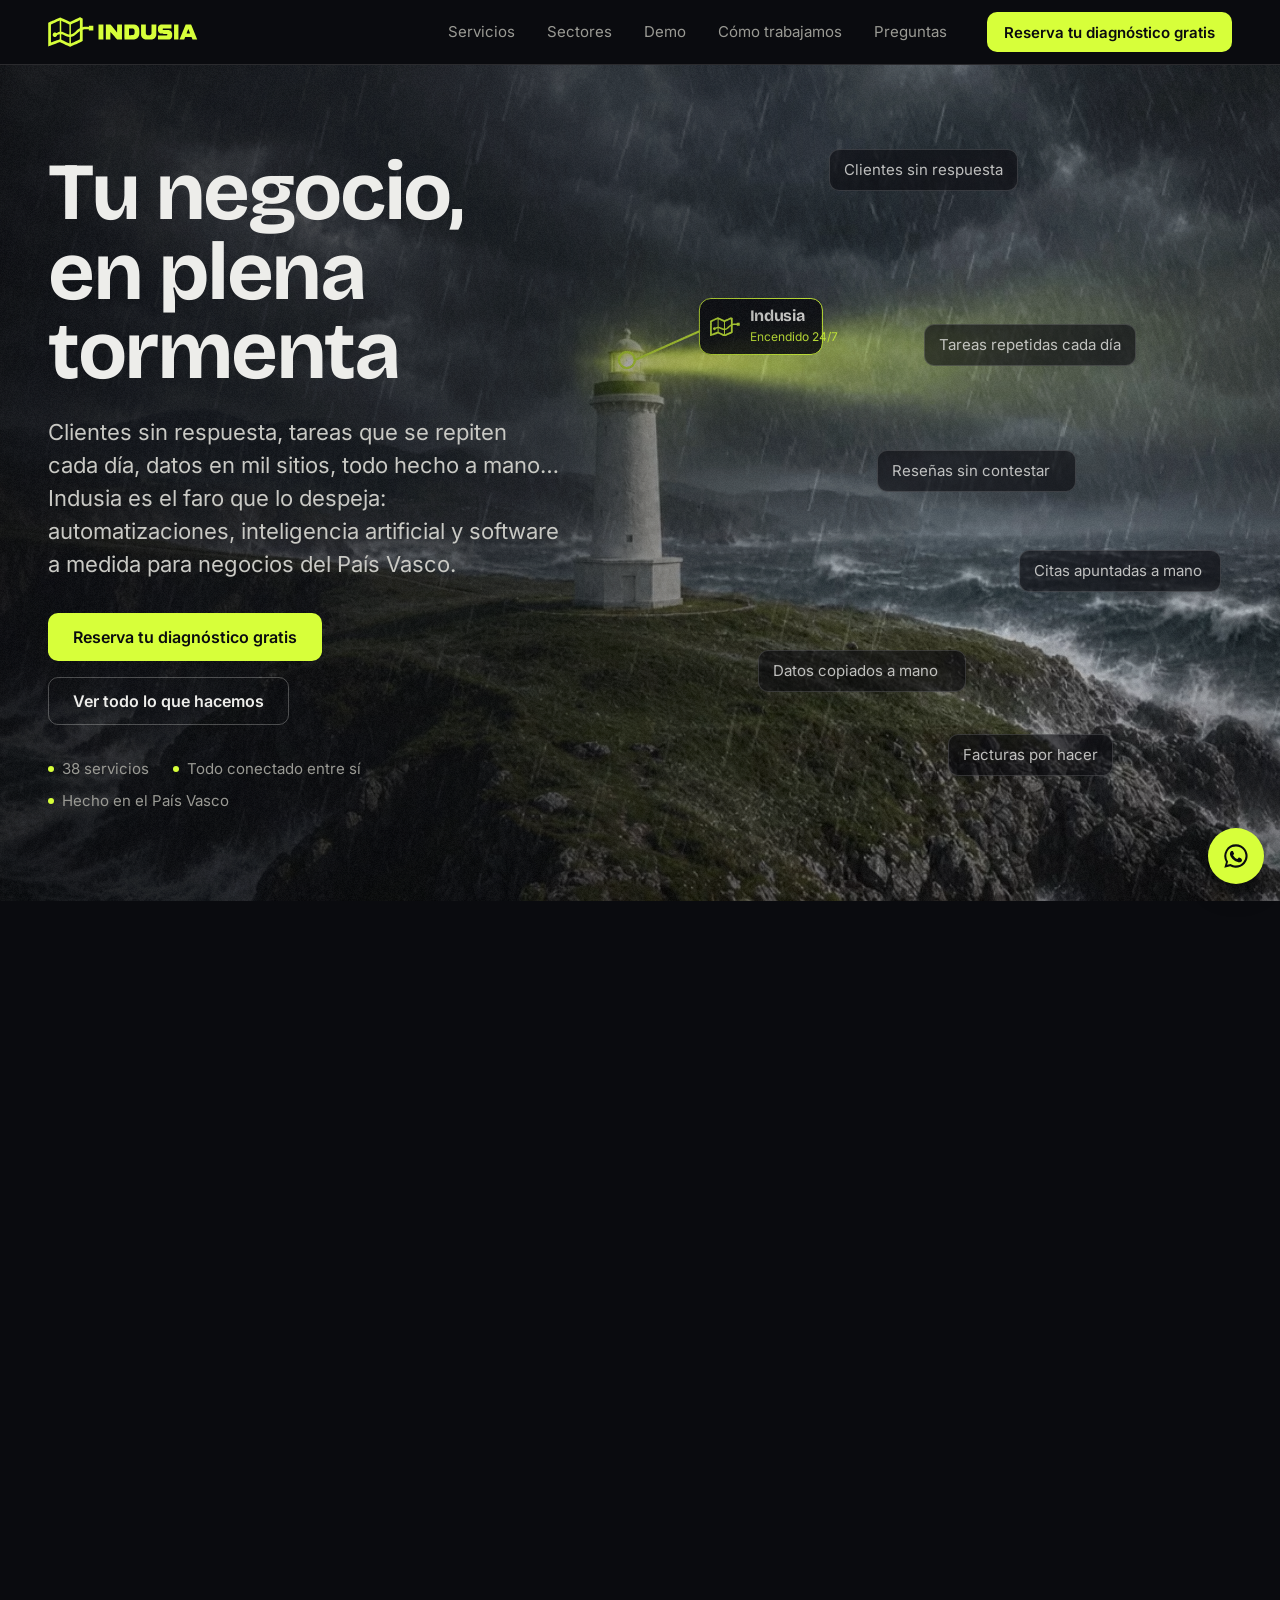
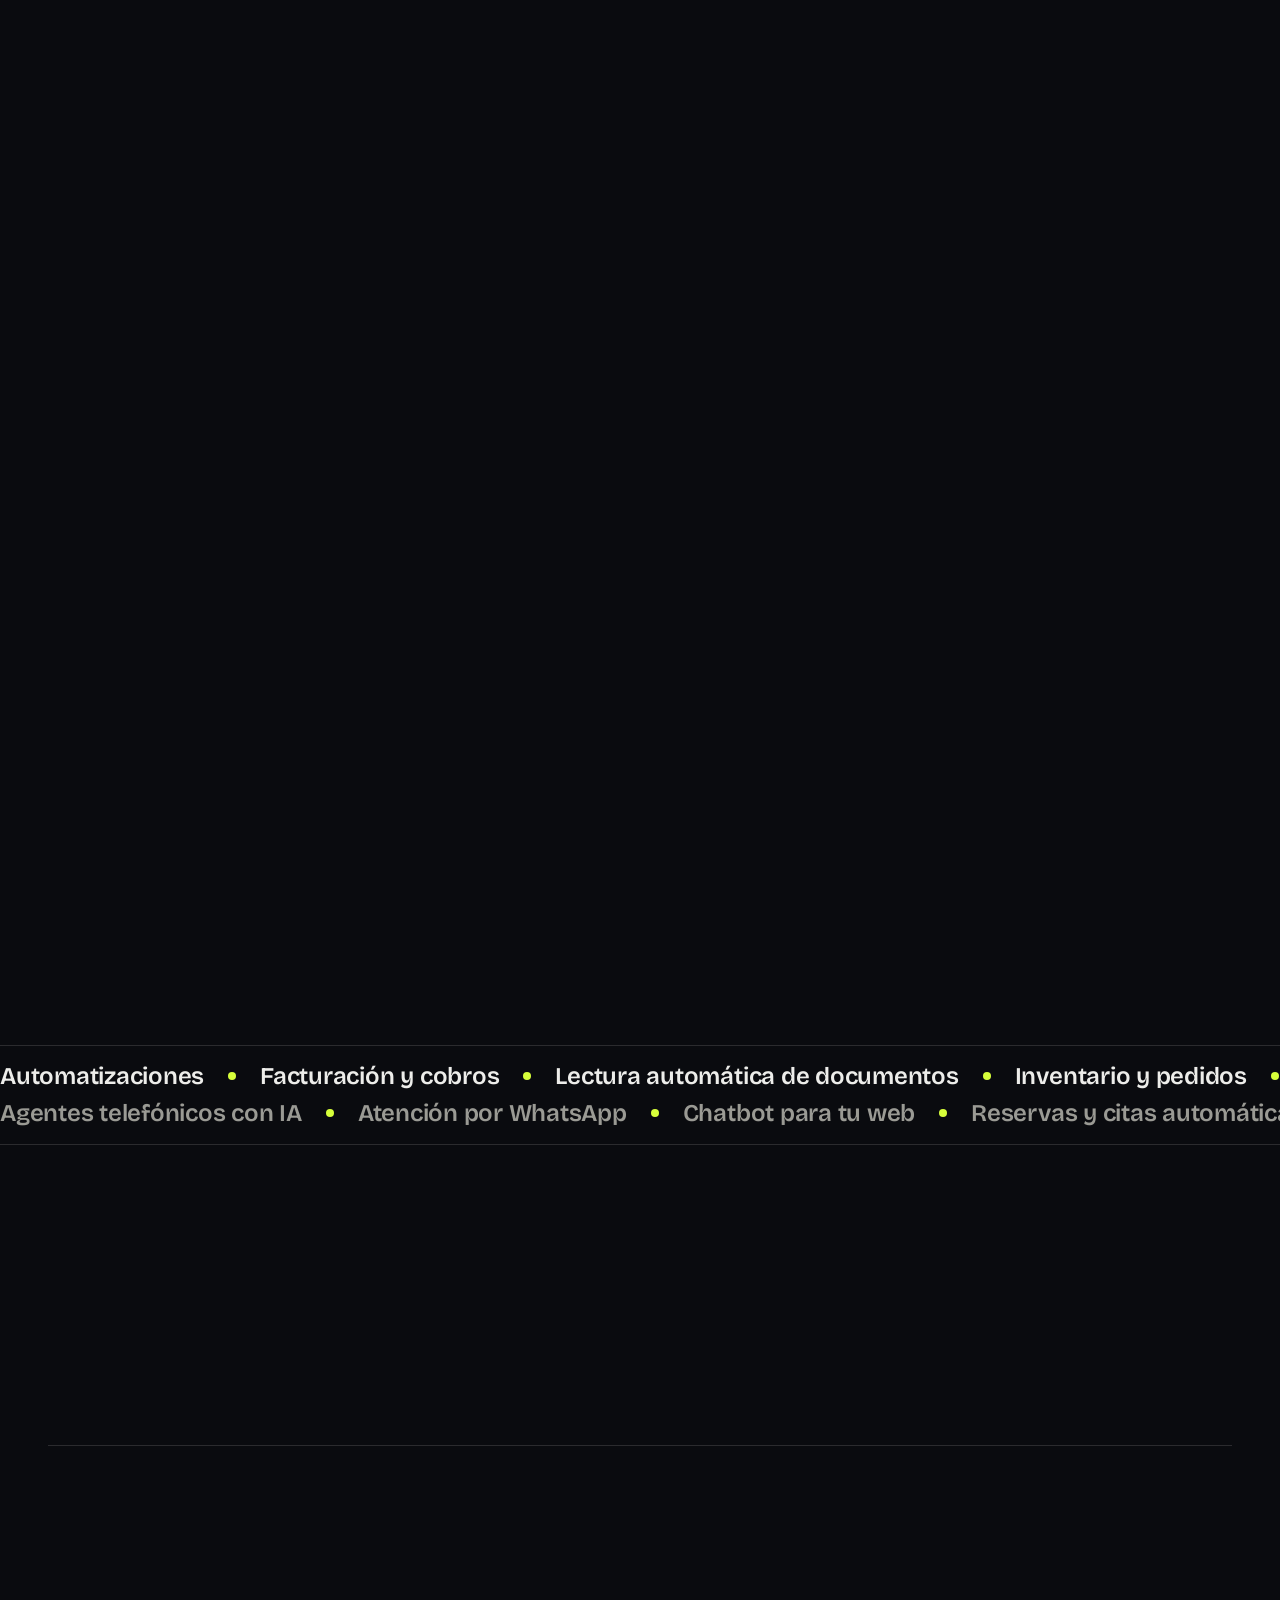
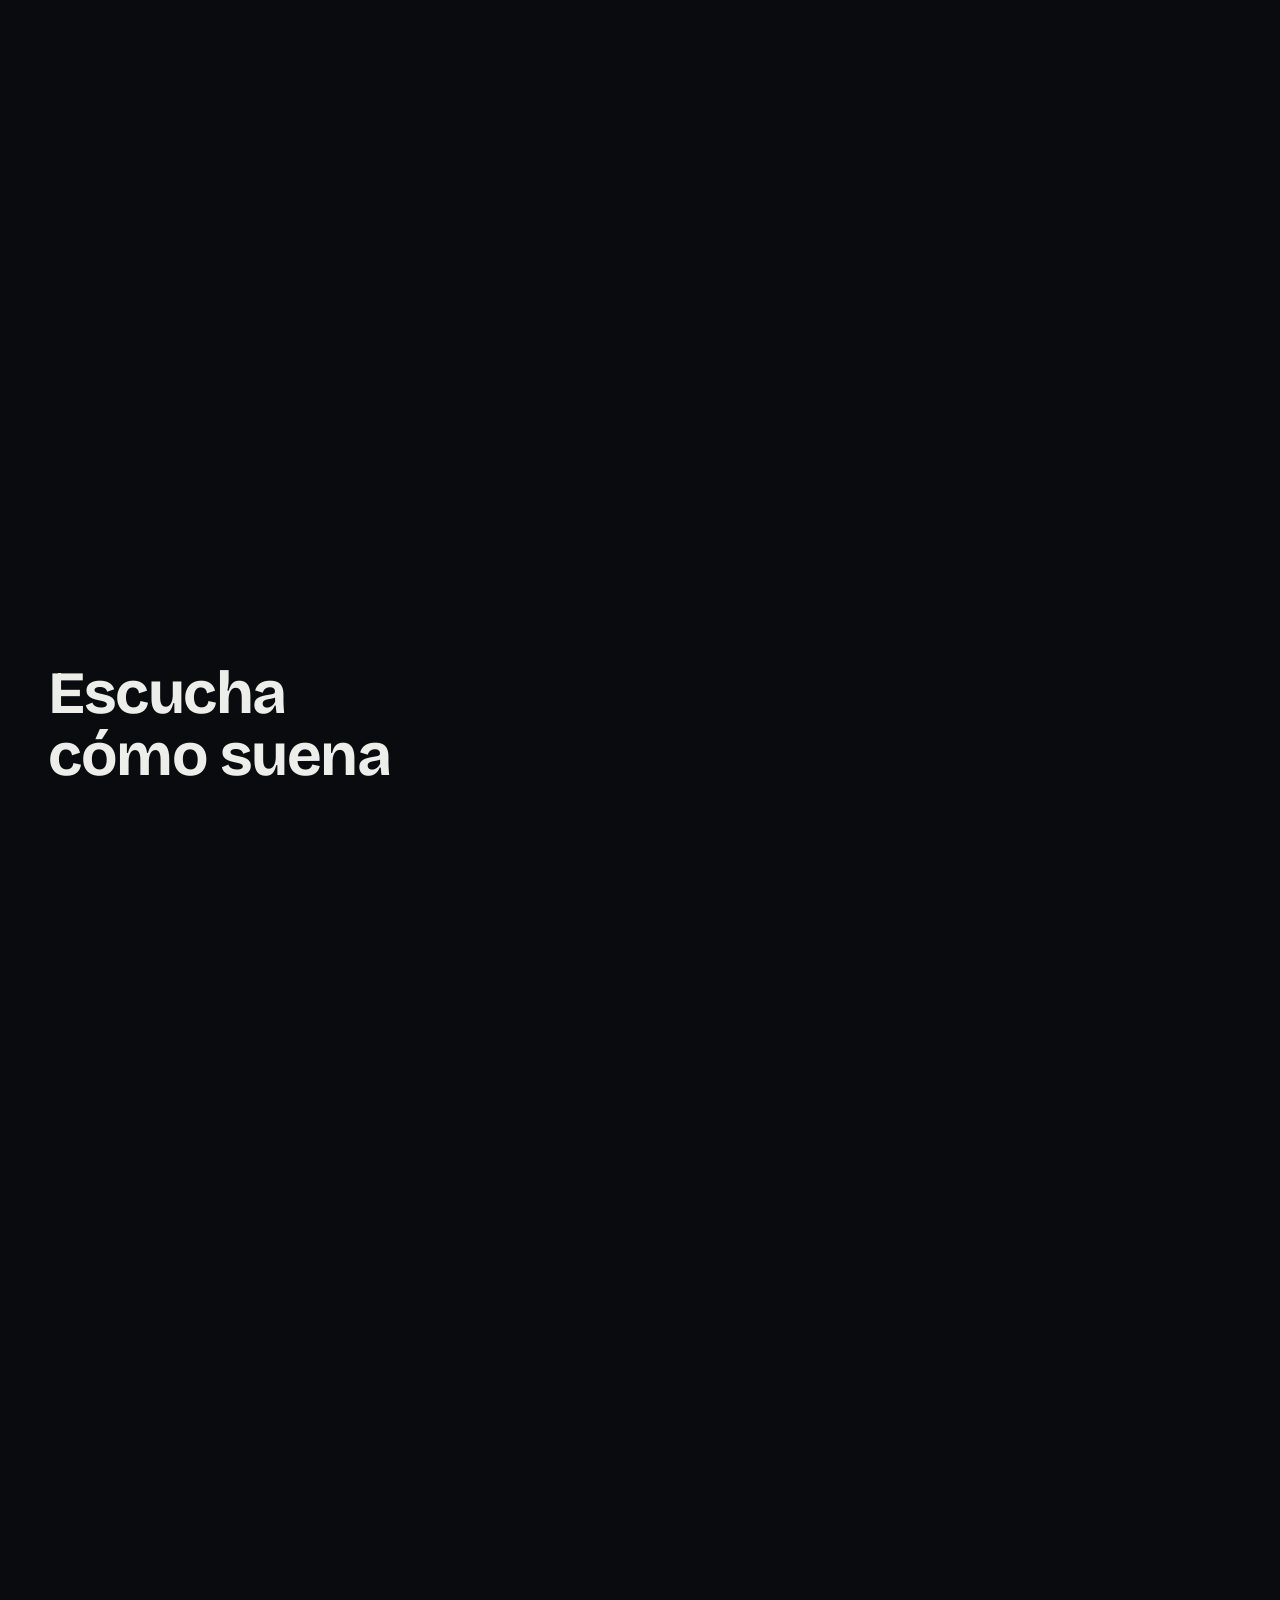
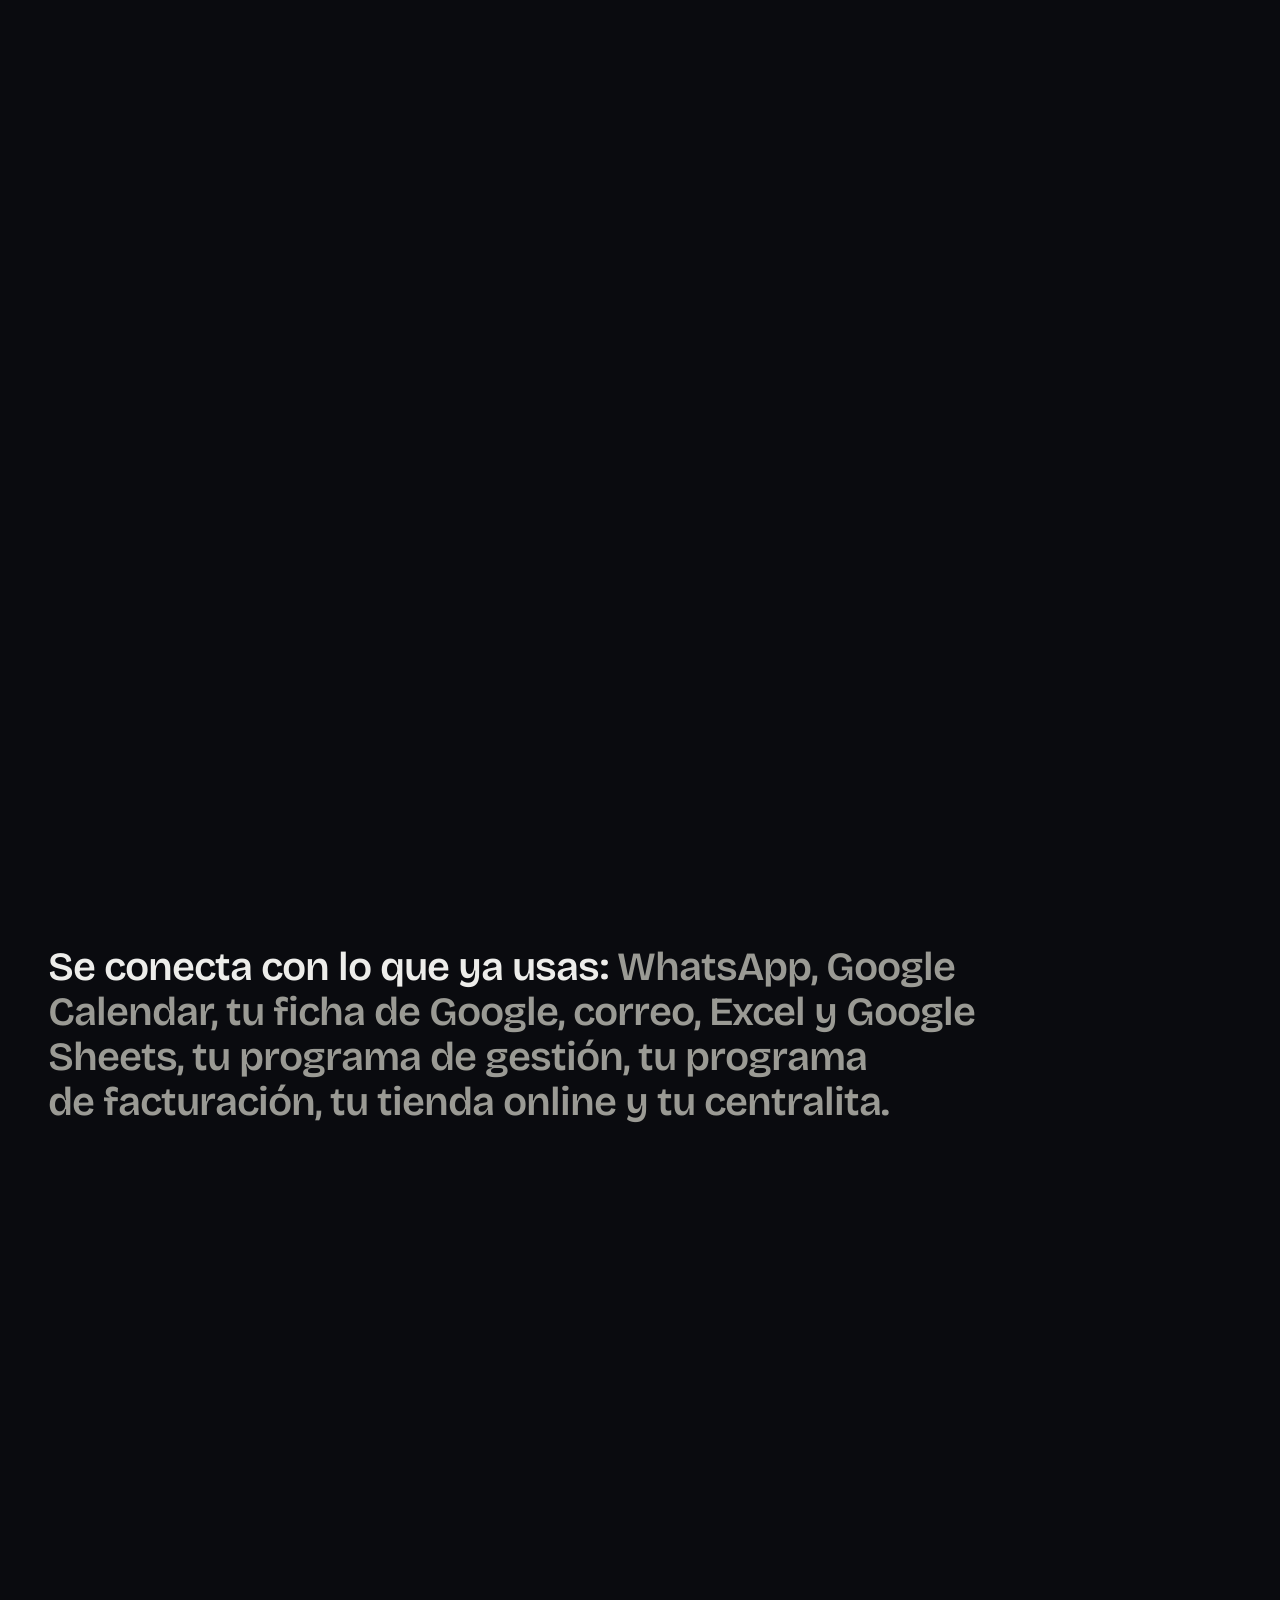
<file: index.html>
<!doctype html>
<html lang="es">
<head>
<meta charset="utf-8">
<meta name="viewport" content="width=device-width,initial-scale=1">
<title>Indusia | Agencia de IA para negocios del País Vasco</title>
<meta name="description" content="Automatizaciones, agentes de IA, software y apps a medida, páginas web y reseñas para negocios del País Vasco. Diagnóstico gratis.">
<meta name="theme-color" content="#0A0B0F">
<link rel="canonical" href="https://indusia.net/">
<link rel="icon" href="favicon.svg" type="image/svg+xml">
<link rel="apple-touch-icon" href="apple-touch-icon.png">
<meta property="og:type" content="website">
<meta property="og:locale" content="es_ES">
<meta property="og:site_name" content="Indusia">
<meta property="og:title" content="Indusia | Tu negocio, en piloto automático">
<meta property="og:description" content="Automatizaciones, agentes de IA, software y apps a medida, webs y reseñas para negocios del País Vasco. Diagnóstico gratis y sin compromiso.">
<meta property="og:image" content="https://indusia.net/og-image.png">
<meta property="og:url" content="https://indusia.net/">
<meta name="twitter:card" content="summary_large_image">
<link rel="preload" href="img/faro-tormenta.webp" as="image" fetchpriority="high">
<link rel="preload" href="fonts/bricolage.woff2" as="font" type="font/woff2" crossorigin>
<link rel="preload" href="fonts/inter.woff2" as="font" type="font/woff2" crossorigin>
<link rel="stylesheet" href="styles.css">
<script type="application/ld+json">
{"@context":"https://schema.org","@type":"ProfessionalService","name":"Indusia","url":"https://indusia.net/","description":"Automatizaciones, agentes de IA, software y apps a medida, páginas web y reseñas para negocios del País Vasco.","logo":"https://indusia.net/logo/indusia-logo.svg","areaServed":"País Vasco","email":"hola@indusia.net","telephone":"+34691093733"}
</script>
</head>
<body>
<a class="skip" href="#contacto">Ir al formulario de contacto</a>

<header class="top">
  <div class="wrap">
    <a class="logo" href="#inicio" aria-label="Indusia, inicio"><svg class="logo-svg" viewBox="0 0 1949 391" aria-hidden="true" focusable="false"><path fill="currentColor" fill-rule="evenodd" transform="scale(0.6989)" d="M373.0 536.9C305.7 504.8 237.1 472.3 229.1 468.8L224.6 466.9L212.6 471.4C180.7 483.3 110.4 509.7 63.5 527.5C34.9 538.3 9.8 547.8 7.8 548.6L4.0 549.9L4.0 328.1L4.0 106.2L23.2 97.7C33.8 93.0 60.3 81.2 82.0 71.5C128.1 50.9 225.3 8.3 227.2 7.8C228.8 7.4 222.9 4.8 325.0 51.3C370.9 72.2 409.3 89.5 410.2 89.7C411.2 90.0 423.8 84.6 438.7 77.4C516.3 40.5 595.9 4.0 599.2 4.0C600.9 4.0 614.9 11.9 643.8 29.2L647.0 31.2L647.0 110.6C647.0 185.9 647.1 190.1 648.8 189.6C656.8 187.2 676.2 184.2 693.1 182.9C711.2 181.5 740.0 182.7 757.8 185.6L761.0 186.1L761.0 175.0L761.0 164.0L803.2 164.2L845.5 164.5L845.5 207.0L845.5 249.5L803.5 249.5L761.5 249.5L761.2 238.9L760.9 228.2L757.2 227.7C755.2 227.4 745.2 226.8 735.0 226.4C714.7 225.7 696.9 226.8 677.5 230.1C665.5 232.1 662.0 232.9 652.2 235.6L647.0 237.1L647.0 343.1L647.0 449.0L644.8 449.9C643.5 450.4 633.3 455.0 622.0 460.3C610.7 465.5 583.7 478.0 562.0 488.0C540.3 498.0 509.9 512.1 494.5 519.2C443.6 542.9 437.6 545.7 426.4 550.9C420.3 553.7 414.7 556.0 413.9 555.9C413.1 555.9 394.7 547.3 373.0 536.9ZM455.9 481.0C471.1 473.9 508.5 456.4 539.0 442.2L594.5 416.3L594.8 339.1L595.0 261.9L591.3 264.7C579.3 273.5 566.6 284.5 550.0 300.4C520.0 329.0 500.8 343.6 478.1 355.0C466.0 361.0 448.2 367.2 435.8 369.6L427.0 371.3L427.0 432.7C427.0 466.4 427.3 494.0 427.6 494.0C427.9 494.0 440.6 488.2 455.9 481.0ZM399.0 432.6L399.0 372.1L393.2 371.5C383.1 370.4 363.1 366.0 352.6 362.6C339.2 358.2 327.1 353.0 302.7 341.1C291.6 335.7 278.4 329.6 273.5 327.7C264.3 324.0 248.5 319.8 247.5 320.8C247.2 321.1 247.0 343.8 247.0 371.2L247.0 421.1L261.2 428.0C269.1 431.7 295.1 444.0 319.1 455.3C343.1 466.7 370.8 479.7 380.6 484.4C390.4 489.0 398.6 492.9 398.8 492.9C398.9 493.0 399.0 465.8 399.0 432.6ZM82.0 466.0C94.9 461.2 126.0 449.5 151.0 440.0C176.0 430.6 201.6 421.0 207.8 418.7L219.0 414.6L219.0 367.7L219.0 320.8L215.2 321.5C209.3 322.5 193.5 327.4 182.0 331.7L171.5 335.7L169.7 342.6C165.4 359.1 152.3 371.0 135.1 374.1C117.6 377.2 99.2 367.4 90.9 350.5C87.7 343.9 87.5 343.0 87.5 332.5C87.5 322.1 87.7 321.2 90.8 314.7C102.2 291.4 131.0 283.1 151.8 297.1L156.2 300.1L173.3 291.6C190.2 283.3 204.9 277.9 214.2 276.5L219.0 275.8L219.0 171.4C219.0 114.0 218.8 67.0 218.6 67.0C217.3 67.0 116.3 112.0 77.2 130.0L55.0 140.2L55.0 308.2C55.0 467.8 55.1 476.2 56.8 475.5C57.7 475.1 69.1 470.8 82.0 466.0ZM399.0 233.8L399.0 140.5L383.2 133.3C374.6 129.4 340.8 114.0 308.2 99.1C275.5 84.2 248.4 72.0 247.9 72.0C247.4 72.0 247.0 112.5 247.0 173.5L247.0 275.0L250.0 275.0C262.3 275.0 286.3 283.2 317.0 298.0C347.1 312.5 357.6 316.9 370.5 320.9C378.9 323.5 392.9 326.6 397.8 326.9C398.7 327.0 399.0 307.7 399.0 233.8ZM438.0 322.9C453.0 318.8 471.1 308.7 489.0 294.6C493.7 290.9 506.0 279.8 516.5 270.0C548.3 240.2 561.6 229.5 583.8 216.3L595.0 209.6L595.0 135.3C595.0 64.8 594.9 61.0 593.2 61.8C592.3 62.3 577.3 69.2 560.0 77.0C524.4 93.2 485.7 111.2 450.8 128.1L427.1 139.5L427.0 232.2C427.0 320.3 427.1 325.0 428.8 325.0C429.7 325.0 433.9 324.1 438.0 322.9Z"/><path fill="currentColor" fill-rule="evenodd" transform="translate(654.1 92.5)" d="M4.0 103.0L4.0 4.0L36.0 4.0L68.0 4.0L68.0 103.0L68.0 202.0L36.0 202.0L4.0 202.0L4.0 103.0ZM100.0 103.0L100.0 4.0L129.9 4.0L159.9 4.0L178.2 26.2C188.3 38.5 203.8 57.3 212.6 68.0C221.4 78.7 232.6 92.4 237.5 98.4L246.5 109.3L246.8 56.6L247.0 4.0L278.5 4.0L310.0 4.0L310.0 103.0L310.0 202.0L278.6 202.0L247.2 202.0L222.4 173.7C208.7 158.1 188.9 135.6 178.5 123.6L159.5 101.8L159.2 151.9L159.0 202.0L129.5 202.0L100.0 202.0L100.0 103.0ZM342.8 184.2C342.0 158.7 341.8 11.6 342.6 7.5L343.2 4.0L404.5 4.0C470.8 4.0 474.7 4.3 488.8 9.6C506.5 16.3 522.7 31.1 529.9 47.5C535.1 59.3 536.2 66.7 536.7 95.4C537.3 125.0 536.4 135.3 532.4 148.0C523.6 175.7 499.1 196.1 469.0 200.9C465.0 201.6 439.4 202.0 402.9 202.0L343.3 202.0L342.8 184.2ZM614.8 201.0C600.0 198.4 587.7 192.0 577.5 181.6C568.2 172.2 564.1 164.8 561.0 151.9C559.1 143.9 559.0 140.3 559.0 73.8L559.0 4.0L590.0 4.0L621.0 4.0L621.0 62.0C621.0 100.1 621.4 121.6 622.1 125.0C623.5 131.7 628.3 137.8 635.0 141.5L640.5 144.5L658.0 144.5C675.0 144.5 675.6 144.4 680.5 141.8C686.7 138.6 689.3 135.9 692.2 129.5L694.5 124.5L694.8 64.2L695.1 4.0L726.6 4.0L758.1 4.0L757.8 74.2L757.4 144.5L754.8 153.1C751.0 165.9 746.6 173.4 738.0 182.1C729.5 190.7 724.3 193.9 711.5 198.3L702.5 201.5L661.0 201.7C638.2 201.8 617.4 201.5 614.8 201.0ZM779.0 175.0L779.0 148.0L837.6 148.0L896.2 148.0L899.1 145.1C903.6 140.5 903.0 132.8 897.7 129.8C896.1 128.8 885.6 128.4 858.0 127.9C816.9 127.3 817.6 127.4 804.0 120.5C792.7 114.8 782.4 100.9 780.0 88.1C778.4 79.4 778.7 48.4 780.5 41.5C785.0 24.2 798.3 10.8 815.9 5.6C820.7 4.2 829.9 4.0 888.2 4.0L955.0 4.0L955.0 30.5L955.0 57.0L901.5 57.0C855.1 57.0 847.5 57.2 844.9 58.5C839.7 61.3 838.5 68.1 842.4 72.7L844.8 75.5L880.7 76.1C919.7 76.8 923.5 77.3 935.4 83.0C942.7 86.4 952.6 95.1 956.8 101.7C958.5 104.4 960.9 109.9 962.2 114.0C964.3 120.8 964.5 123.3 964.4 140.5C964.4 158.3 964.2 160.0 961.8 166.8C955.5 184.4 943.6 195.6 926.5 200.0C919.0 201.9 915.4 202.0 848.8 202.0L779.0 202.0L779.0 175.0ZM989.0 103.0L989.0 4.0L1017.5 4.0L1046.0 4.0L1046.0 103.0L1046.0 202.0L1017.5 202.0L989.0 202.0L989.0 103.0ZM1059.3 200.8C1059.6 200.1 1066.5 183.3 1074.8 163.5C1083.0 143.7 1101.1 99.7 1115.1 65.8L1140.5 4.0L1175.6 4.0L1210.7 4.0L1219.5 25.2C1264.8 135.3 1291.0 199.8 1291.0 201.1C1291.0 201.6 1278.0 202.0 1260.2 202.0L1229.5 202.0L1223.0 185.5L1216.6 169.0L1175.4 169.0L1134.1 169.0L1127.8 185.2L1121.4 201.5L1090.1 201.8C1065.2 202.0 1058.9 201.8 1059.3 200.8ZM454.6 143.5C465.1 140.4 471.6 132.6 474.0 120.3C474.8 116.2 475.1 108.0 474.8 96.8C474.4 82.0 474.1 78.8 472.2 74.8C468.9 67.3 465.3 63.3 459.2 60.3L453.5 57.5L427.8 57.2L402.0 56.9L402.0 100.9L402.0 145.0L425.8 145.0C443.8 145.0 450.8 144.6 454.6 143.5ZM1196.8 122.1C1197.9 121.5 1195.7 114.9 1186.9 92.1C1180.7 76.1 1175.4 63.2 1175.1 63.6C1174.0 64.7 1152.3 121.5 1152.7 122.2C1153.3 123.3 1195.2 123.2 1196.8 122.1Z"/></svg></a>
    <nav class="nav" aria-label="Principal">
      <a href="#servicios">Servicios</a>
      <a href="#sectores">Sectores</a>
      <a href="#demo">Demo</a>
      <a href="#como">Cómo trabajamos</a>
      <a href="#preguntas">Preguntas</a>
    </nav>
    <a class="btn btn-primary btn-sm" href="#contacto"><span class="long">Reserva tu diagnóstico gratis</span><span class="short">Diagnóstico gratis</span></a>
  </div>
</header>

<main id="main">

<section class="hero" id="inicio">
  <div class="stage">
    <div class="scene" aria-hidden="true">
      <div class="frame">
        <div class="layer l-storm" data-video="video/faro-tormenta.mp4"><img src="img/faro-tormenta.webp" alt="" width="1280" height="720" fetchpriority="high" decoding="async"></div>
        <div class="layer l-sun" data-video="video/faro-sol.mp4"><img src="img/faro-sol.webp" alt="" width="1280" height="720" decoding="async"></div>
        <div class="ring"></div>
        <div class="marker" aria-hidden="true">
          <span class="mk-dot"></span>
          <span class="mk-line"></span>
          <span class="mk-tag"><svg class="mk-logo" aria-hidden="true" focusable="false" xmlns="http://www.w3.org/2000/svg" viewBox="0 0 850 560"><path transform="translate(0.0 0.0) scale(1.0000)" fill="#D7FF3A" fill-rule="evenodd" d="M373.0 536.9C305.7 504.8 237.1 472.3 229.1 468.8L224.6 466.9L212.6 471.4C180.7 483.3 110.4 509.7 63.5 527.5C34.9 538.3 9.8 547.8 7.8 548.6L4.0 549.9L4.0 328.1L4.0 106.2L23.2 97.7C33.8 93.0 60.3 81.2 82.0 71.5C128.1 50.9 225.3 8.3 227.2 7.8C228.8 7.4 222.9 4.8 325.0 51.3C370.9 72.2 409.3 89.5 410.2 89.7C411.2 90.0 423.8 84.6 438.7 77.4C516.3 40.5 595.9 4.0 599.2 4.0C600.9 4.0 614.9 11.9 643.8 29.2L647.0 31.2L647.0 110.6C647.0 185.9 647.1 190.1 648.8 189.6C656.8 187.2 676.2 184.2 693.1 182.9C711.2 181.5 740.0 182.7 757.8 185.6L761.0 186.1L761.0 175.0L761.0 164.0L803.2 164.2L845.5 164.5L845.5 207.0L845.5 249.5L803.5 249.5L761.5 249.5L761.2 238.9L760.9 228.2L757.2 227.7C755.2 227.4 745.2 226.8 735.0 226.4C714.7 225.7 696.9 226.8 677.5 230.1C665.5 232.1 662.0 232.9 652.2 235.6L647.0 237.1L647.0 343.1L647.0 449.0L644.8 449.9C643.5 450.4 633.3 455.0 622.0 460.3C610.7 465.5 583.7 478.0 562.0 488.0C540.3 498.0 509.9 512.1 494.5 519.2C443.6 542.9 437.6 545.7 426.4 550.9C420.3 553.7 414.7 556.0 413.9 555.9C413.1 555.9 394.7 547.3 373.0 536.9ZM455.9 481.0C471.1 473.9 508.5 456.4 539.0 442.2L594.5 416.3L594.8 339.1L595.0 261.9L591.3 264.7C579.3 273.5 566.6 284.5 550.0 300.4C520.0 329.0 500.8 343.6 478.1 355.0C466.0 361.0 448.2 367.2 435.8 369.6L427.0 371.3L427.0 432.7C427.0 466.4 427.3 494.0 427.6 494.0C427.9 494.0 440.6 488.2 455.9 481.0ZM399.0 432.6L399.0 372.1L393.2 371.5C383.1 370.4 363.1 366.0 352.6 362.6C339.2 358.2 327.1 353.0 302.7 341.1C291.6 335.7 278.4 329.6 273.5 327.7C264.3 324.0 248.5 319.8 247.5 320.8C247.2 321.1 247.0 343.8 247.0 371.2L247.0 421.1L261.2 428.0C269.1 431.7 295.1 444.0 319.1 455.3C343.1 466.7 370.8 479.7 380.6 484.4C390.4 489.0 398.6 492.9 398.8 492.9C398.9 493.0 399.0 465.8 399.0 432.6ZM82.0 466.0C94.9 461.2 126.0 449.5 151.0 440.0C176.0 430.6 201.6 421.0 207.8 418.7L219.0 414.6L219.0 367.7L219.0 320.8L215.2 321.5C209.3 322.5 193.5 327.4 182.0 331.7L171.5 335.7L169.7 342.6C165.4 359.1 152.3 371.0 135.1 374.1C117.6 377.2 99.2 367.4 90.9 350.5C87.7 343.9 87.5 343.0 87.5 332.5C87.5 322.1 87.7 321.2 90.8 314.7C102.2 291.4 131.0 283.1 151.8 297.1L156.2 300.1L173.3 291.6C190.2 283.3 204.9 277.9 214.2 276.5L219.0 275.8L219.0 171.4C219.0 114.0 218.8 67.0 218.6 67.0C217.3 67.0 116.3 112.0 77.2 130.0L55.0 140.2L55.0 308.2C55.0 467.8 55.1 476.2 56.8 475.5C57.7 475.1 69.1 470.8 82.0 466.0ZM399.0 233.8L399.0 140.5L383.2 133.3C374.6 129.4 340.8 114.0 308.2 99.1C275.5 84.2 248.4 72.0 247.9 72.0C247.4 72.0 247.0 112.5 247.0 173.5L247.0 275.0L250.0 275.0C262.3 275.0 286.3 283.2 317.0 298.0C347.1 312.5 357.6 316.9 370.5 320.9C378.9 323.5 392.9 326.6 397.8 326.9C398.7 327.0 399.0 307.7 399.0 233.8ZM438.0 322.9C453.0 318.8 471.1 308.7 489.0 294.6C493.7 290.9 506.0 279.8 516.5 270.0C548.3 240.2 561.6 229.5 583.8 216.3L595.0 209.6L595.0 135.3C595.0 64.8 594.9 61.0 593.2 61.8C592.3 62.3 577.3 69.2 560.0 77.0C524.4 93.2 485.7 111.2 450.8 128.1L427.1 139.5L427.0 232.2C427.0 320.3 427.1 325.0 428.8 325.0C429.7 325.0 433.9 324.1 438.0 322.9Z"/></svg><span><b>Indusia</b><small>Encendido 24/7</small></span></span>
        </div>
      </div>
    </div>
    <div class="vig" aria-hidden="true"></div>
    <div class="grain" aria-hidden="true"></div>
    <div class="shade sh-l" aria-hidden="true"></div>
    <div class="shade sh-c" aria-hidden="true"></div>
    <div class="ink" aria-hidden="true"></div>
    <div class="wrap">
        <div class="intro">
          <h1>Tu negocio, en plena tormenta</h1>
          <p class="lead">Clientes sin respuesta, tareas que se repiten cada día, datos en mil sitios, todo hecho a mano… Indusia es el faro que lo despeja: automatizaciones, inteligencia artificial y software a medida para negocios del País Vasco.</p>
          <div class="cta-row">
            <a class="btn btn-primary" href="#contacto">Reserva tu diagnóstico gratis</a>
            <a class="btn btn-ghost" href="#servicios">Ver todo lo que hacemos</a>
          </div>
          <ul class="facts">
            <li>38 servicios</li>
            <li>Todo conectado entre sí</li>
            <li>Hecho en el País Vasco</li>
          </ul>
        </div>

      <p class="clock" aria-hidden="true"><b id="clk">6</b><span class="st">problemas sin resolver</span><span class="ix">Indusia: trabajando</span></p>

      <ul class="probs" aria-hidden="true">
        <li class="prob p0"><span class="pb">Clientes sin respuesta</span><span class="ok">Clientes atendidos <i>✓</i></span></li>
        <li class="prob p1"><span class="pb">Tareas repetidas cada día</span><span class="ok">Tareas automatizadas <i>✓</i></span></li>
        <li class="prob p2"><span class="pb">Reseñas sin contestar</span><span class="ok">Reseñas respondidas <i>✓</i></span></li>
        <li class="prob p3"><span class="pb">Citas apuntadas a mano</span><span class="ok">Citas en tu calendario <i>✓</i></span></li>
        <li class="prob p4"><span class="pb">Datos copiados a mano</span><span class="ok">Datos que viajan solos <i>✓</i></span></li>
        <li class="prob p5"><span class="pb">Facturas por hacer</span><span class="ok">Facturas hechas <i>✓</i></span></li>
      </ul>

      <p class="chap" aria-hidden="true">Entonces se enciende <b>Indusia</b>.</p>

      <div class="outro">
        <p>Se acabó la tormenta.</p>
        <p class="sub">Indusia automatiza lo repetitivo, conecta tus herramientas y crea el software que tu negocio necesita. Tú trabajas con el día despejado.</p>
        <div class="cta-row">
          <a class="btn btn-primary" href="#contacto">Reserva tu diagnóstico gratis</a>
          <a class="btn btn-ghost" href="#servicios">Ver qué hacemos</a>
        </div>
      </div>
    </div>
  </div>
</section>

<div class="mq" aria-hidden="true"><div class="mq-row"><ul><li>Automatizaciones</li><li>Facturación y cobros</li><li>Lectura automática de documentos</li><li>Inventario y pedidos</li><li>Cuadrantes y control horario</li><li>Contratos y documentos automáticos</li><li>Integración de sistemas</li><li>Software a medida</li><li>Apps web y móviles</li><li>Portal para tus clientes</li><li>Informes y paneles de datos</li><li>Agentes internos para tu equipo</li><li>Resumen de reuniones y llamadas</li><li>Diagnóstico de IA</li><li>Estrategia y formación en IA</li><li>Soporte y mejora continua</li><li>Ficha de Google Business</li><li>Reservas y pagos online</li><li>Mantenimiento web</li></ul><ul><li>Automatizaciones</li><li>Facturación y cobros</li><li>Lectura automática de documentos</li><li>Inventario y pedidos</li><li>Cuadrantes y control horario</li><li>Contratos y documentos automáticos</li><li>Integración de sistemas</li><li>Software a medida</li><li>Apps web y móviles</li><li>Portal para tus clientes</li><li>Informes y paneles de datos</li><li>Agentes internos para tu equipo</li><li>Resumen de reuniones y llamadas</li><li>Diagnóstico de IA</li><li>Estrategia y formación en IA</li><li>Soporte y mejora continua</li><li>Ficha de Google Business</li><li>Reservas y pagos online</li><li>Mantenimiento web</li></ul></div><div class="mq-row rev"><ul><li>Agentes telefónicos con IA</li><li>Atención por WhatsApp</li><li>Chatbot para tu web</li><li>Reservas y citas automáticas</li><li>Recordatorios y confirmaciones</li><li>Centralita inteligente</li><li>Atención en varios idiomas</li><li>Encuestas de satisfacción</li><li>Reseñas automáticas en Google</li><li>Captación y seguimiento de contactos</li><li>Presupuestos automáticos</li><li>Marketing por email y WhatsApp</li><li>Contenido para redes con IA</li><li>Fotos y vídeos con IA</li><li>Campañas de anuncios</li><li>Programas de fidelización</li><li>Diseño de páginas web</li><li>Tiendas online</li><li>Posicionamiento en Google</li></ul><ul><li>Agentes telefónicos con IA</li><li>Atención por WhatsApp</li><li>Chatbot para tu web</li><li>Reservas y citas automáticas</li><li>Recordatorios y confirmaciones</li><li>Centralita inteligente</li><li>Atención en varios idiomas</li><li>Encuestas de satisfacción</li><li>Reseñas automáticas en Google</li><li>Captación y seguimiento de contactos</li><li>Presupuestos automáticos</li><li>Marketing por email y WhatsApp</li><li>Contenido para redes con IA</li><li>Fotos y vídeos con IA</li><li>Campañas de anuncios</li><li>Programas de fidelización</li><li>Diseño de páginas web</li><li>Tiendas online</li><li>Posicionamiento en Google</li></ul></div></div>

<section class="pad" id="problema" aria-labelledby="t-problema">
  <div class="wrap">
    <div class="sec-head"><h2 id="t-problema">Llevar un negocio a mano cuesta más de lo que parece</h2></div>
    <ul class="rows">
      <li><h3>Clientes que se quedan sin respuesta</h3><p>Estás con un cliente, en una obra o ya has cerrado. Una llamada, un mensaje o un correo se queda sin contestar y esa persona se va al siguiente negocio de la lista.</p></li>
      <li><h3>Horas en tareas repetitivas</h3><p>Pasar datos de un Excel a otro, confirmar citas, contestar siempre lo mismo, perseguir facturas. Tiempo que no estás atendiendo ni vendiendo.</p></li>
      <li><h3>Clientes que no vuelven</h3><p>Sin seguimiento ni reseñas, un cliente satisfecho se queda en nada. Y uno que se queja sin respuesta se nota.</p></li>
    </ul>
    <p class="closer problem-lit">La buena noticia: casi todo esto se puede automatizar.</p>
  </div>
</section>

<section class="pad" id="servicios" aria-labelledby="t-servicios">
  <div class="wrap">
    <div class="sec-head"><h2 id="t-servicios">Todo lo que hacemos por tu negocio</h2><p>38 servicios: atención al cliente, ventas, webs, automatización, apps y estrategia. Empezamos por lo que más te duele y ampliamos después, todo conectado.</p></div>
    <div class="tabs" role="tablist" aria-label="Categorías de servicios">
        <button type="button" role="tab" id="tab-atencion" aria-controls="cat-atencion" aria-selected="true">Atención al cliente <span>8</span></button>
        <button type="button" role="tab" id="tab-ventas" aria-controls="cat-ventas" aria-selected="false" tabindex="-1">Ventas y marketing <span>8</span></button>
        <button type="button" role="tab" id="tab-web" aria-controls="cat-web" aria-selected="false" tabindex="-1">Webs y presencia online <span>6</span></button>
        <button type="button" role="tab" id="tab-gestion" aria-controls="cat-gestion" aria-selected="false" tabindex="-1">Automatización y gestión <span>7</span></button>
        <button type="button" role="tab" id="tab-software" aria-controls="cat-software" aria-selected="false" tabindex="-1">Software, apps y datos <span>6</span></button>
        <button type="button" role="tab" id="tab-estrategia" aria-controls="cat-estrategia" aria-selected="false" tabindex="-1">Estrategia y soporte <span>3</span></button>
    </div>
    <div class="svc">
      <div class="svc-cat" id="cat-atencion" role="tabpanel" aria-labelledby="tab-atencion">
        <h3 class="svc-h">Atención al cliente</h3>
        <details name="svc-atencion" open>
          <summary><span class="nm">Agentes telefónicos con IA</span><span class="rs">Ninguna llamada sin atender, a cualquier hora.</span><span class="pl" aria-hidden="true"><svg viewBox="0 0 14 14" fill="none" stroke="currentColor" stroke-width="1.6" stroke-linecap="round"><path d="M7 1v12M1 7h12"/></svg></span></summary>
          <div class="bd"><div><b>Qué es</b><p>Un asistente que coge el teléfono por ti, con voz natural y en castellano. Responde dudas, reserva, cambia o cancela citas y pasa el resumen a tu equipo.</p></div><div><b>Para quién</b><p>Negocios que reciben muchas llamadas y no siempre pueden atenderlas.</p></div></div>
        </details>
        <details name="svc-atencion">
          <summary><span class="nm">Atención por WhatsApp</span><span class="rs">Respuestas inmediatas, también fuera de horario.</span><span class="pl" aria-hidden="true"><svg viewBox="0 0 14 14" fill="none" stroke="currentColor" stroke-width="1.6" stroke-linecap="round"><path d="M7 1v12M1 7h12"/></svg></span></summary>
          <div class="bd"><div><b>Qué es</b><p>Un asistente que contesta las dudas de siempre, orienta al cliente y avisa a una persona cuando hace falta.</p></div><div><b>Para quién</b><p>Negocios que reciben mensajes a todas horas.</p></div></div>
        </details>
        <details name="svc-atencion">
          <summary><span class="nm">Chatbot para tu web</span><span class="rs">Tu web atiende y capta clientes sola.</span><span class="pl" aria-hidden="true"><svg viewBox="0 0 14 14" fill="none" stroke="currentColor" stroke-width="1.6" stroke-linecap="round"><path d="M7 1v12M1 7h12"/></svg></span></summary>
          <div class="bd"><div><b>Qué es</b><p>Un asistente en tu página que responde dudas, recomienda servicios y recoge los datos de quien quiere comprar o pedir presupuesto.</p></div><div><b>Para quién</b><p>Negocios con web que reciben visitas pero pocos contactos.</p></div></div>
        </details>
        <details name="svc-atencion">
          <summary><span class="nm">Reservas y citas automáticas</span><span class="rs">Agenda al día, sin llamadas de ida y vuelta.</span><span class="pl" aria-hidden="true"><svg viewBox="0 0 14 14" fill="none" stroke="currentColor" stroke-width="1.6" stroke-linecap="round"><path d="M7 1v12M1 7h12"/></svg></span></summary>
          <div class="bd"><div><b>Qué es</b><p>Tus clientes piden cita por teléfono, WhatsApp o web y se apunta sola en tu calendario, sin dobles reservas.</p></div><div><b>Para quién</b><p>Clínicas, peluquerías, talleres, estudios y tiendas con visita.</p></div></div>
        </details>
        <details name="svc-atencion">
          <summary><span class="nm">Recordatorios y confirmaciones</span><span class="rs">Menos citas en falso.</span><span class="pl" aria-hidden="true"><svg viewBox="0 0 14 14" fill="none" stroke="currentColor" stroke-width="1.6" stroke-linecap="round"><path d="M7 1v12M1 7h12"/></svg></span></summary>
          <div class="bd"><div><b>Qué es</b><p>Avisos automáticos antes de cada cita por WhatsApp o SMS, con opción de confirmar, cambiar o cancelar.</p></div><div><b>Para quién</b><p>Cualquier negocio que trabaje con citas.</p></div></div>
        </details>
        <details name="svc-atencion">
          <summary><span class="nm">Centralita inteligente</span><span class="rs">Cada llamada llega a quien tiene que llegar.</span><span class="pl" aria-hidden="true"><svg viewBox="0 0 14 14" fill="none" stroke="currentColor" stroke-width="1.6" stroke-linecap="round"><path d="M7 1v12M1 7h12"/></svg></span></summary>
          <div class="bd"><div><b>Qué es</b><p>El agente entiende para qué llaman, pasa la llamada a la persona adecuada y le deja un resumen escrito de lo hablado.</p></div><div><b>Para quién</b><p>Empresas con varios departamentos o personas que atienden.</p></div></div>
        </details>
        <details name="svc-atencion">
          <summary><span class="nm">Atención en varios idiomas</span><span class="rs">Atiende a quien llegue, hable lo que hable.</span><span class="pl" aria-hidden="true"><svg viewBox="0 0 14 14" fill="none" stroke="currentColor" stroke-width="1.6" stroke-linecap="round"><path d="M7 1v12M1 7h12"/></svg></span></summary>
          <div class="bd"><div><b>Qué es</b><p>Agentes que atienden por teléfono, WhatsApp y web en castellano, euskera, inglés, francés y más.</p></div><div><b>Para quién</b><p>Hoteles, turismo, comercios y negocios con clientes de fuera.</p></div></div>
        </details>
        <details name="svc-atencion">
          <summary><span class="nm">Encuestas de satisfacción</span><span class="rs">Sabes qué piensan tus clientes sin preguntar tú.</span><span class="pl" aria-hidden="true"><svg viewBox="0 0 14 14" fill="none" stroke="currentColor" stroke-width="1.6" stroke-linecap="round"><path d="M7 1v12M1 7h12"/></svg></span></summary>
          <div class="bd"><div><b>Qué es</b><p>Después de cada servicio el cliente recibe una pregunta corta. Las respuestas se ordenan solas y te avisan si alguien está descontento.</p></div><div><b>Para quién</b><p>Negocios que quieren mejorar y adelantarse a las malas reseñas.</p></div></div>
        </details>
      </div>
      <div class="svc-cat" id="cat-ventas" role="tabpanel" aria-labelledby="tab-ventas">
        <h3 class="svc-h">Ventas y marketing</h3>
        <details name="svc-ventas" open>
          <summary><span class="nm">Reseñas automáticas en Google</span><span class="rs">Más reseñas buenas y ninguna sin contestar.</span><span class="pl" aria-hidden="true"><svg viewBox="0 0 14 14" fill="none" stroke="currentColor" stroke-width="1.6" stroke-linecap="round"><path d="M7 1v12M1 7h12"/></svg></span></summary>
          <div class="bd"><div><b>Qué es</b><p>Pedimos reseña a tus clientes después de cada servicio y preparamos la respuesta a cada opinión nueva. Tú solo apruebas con un clic, o dejas que se publique sola.</p></div><div><b>Para quién</b><p>Negocios locales que viven de su reputación en Google.</p></div></div>
        </details>
        <details name="svc-ventas">
          <summary><span class="nm">Captación y seguimiento de contactos</span><span class="rs">Ningún contacto se enfría.</span><span class="pl" aria-hidden="true"><svg viewBox="0 0 14 14" fill="none" stroke="currentColor" stroke-width="1.6" stroke-linecap="round"><path d="M7 1v12M1 7h12"/></svg></span></summary>
          <div class="bd"><div><b>Qué es</b><p>Cada persona que escribe o llama queda registrada y recibe seguimiento hasta que decide.</p></div><div><b>Para quién</b><p>Quien vende servicios con presupuesto.</p></div></div>
        </details>
        <details name="svc-ventas">
          <summary><span class="nm">Presupuestos automáticos</span><span class="rs">Presupuestos enviados en minutos, no en días.</span><span class="pl" aria-hidden="true"><svg viewBox="0 0 14 14" fill="none" stroke="currentColor" stroke-width="1.6" stroke-linecap="round"><path d="M7 1v12M1 7h12"/></svg></span></summary>
          <div class="bd"><div><b>Qué es</b><p>A partir de lo que pide el cliente se prepara el presupuesto con tus precios, se envía y se hace seguimiento hasta que contesta.</p></div><div><b>Para quién</b><p>Reformas, instalaciones, eventos, servicios profesionales.</p></div></div>
        </details>
        <details name="svc-ventas">
          <summary><span class="nm">Marketing por email y WhatsApp</span><span class="rs">Tus clientes vuelven sin que tengas que acordarte.</span><span class="pl" aria-hidden="true"><svg viewBox="0 0 14 14" fill="none" stroke="currentColor" stroke-width="1.6" stroke-linecap="round"><path d="M7 1v12M1 7h12"/></svg></span></summary>
          <div class="bd"><div><b>Qué es</b><p>Campañas a clientes antiguos, avisos de novedades, cumpleaños y ofertas, enviados en el momento adecuado y a quien le interesa.</p></div><div><b>Para quién</b><p>Comercios y servicios que quieren que los clientes repitan.</p></div></div>
        </details>
        <details name="svc-ventas">
          <summary><span class="nm">Contenido para redes con IA</span><span class="rs">Publicaciones todas las semanas, sin bloquearte.</span><span class="pl" aria-hidden="true"><svg viewBox="0 0 14 14" fill="none" stroke="currentColor" stroke-width="1.6" stroke-linecap="round"><path d="M7 1v12M1 7h12"/></svg></span></summary>
          <div class="bd"><div><b>Qué es</b><p>Te preparamos un sistema que propone ideas, textos e imágenes para tus redes según tu negocio. Tú revisas y publicas, o se programa solo.</p></div><div><b>Para quién</b><p>Negocios que saben que deberían publicar pero nunca encuentran el momento.</p></div></div>
        </details>
        <details name="svc-ventas">
          <summary><span class="nm">Fotos y vídeos con IA</span><span class="rs">Imágenes de anuncio sin sesión de fotos.</span><span class="pl" aria-hidden="true"><svg viewBox="0 0 14 14" fill="none" stroke="currentColor" stroke-width="1.6" stroke-linecap="round"><path d="M7 1v12M1 7h12"/></svg></span></summary>
          <div class="bd"><div><b>Qué es</b><p>Creamos fotos de producto, vídeos cortos y piezas para anuncios con IA, a partir de lo que ya tienes.</p></div><div><b>Para quién</b><p>Tiendas, marcas y negocios que necesitan material visual a menudo.</p></div></div>
        </details>
        <details name="svc-ventas">
          <summary><span class="nm">Campañas de anuncios</span><span class="rs">Anuncios que traen clientes, medidos.</span><span class="pl" aria-hidden="true"><svg viewBox="0 0 14 14" fill="none" stroke="currentColor" stroke-width="1.6" stroke-linecap="round"><path d="M7 1v12M1 7h12"/></svg></span></summary>
          <div class="bd"><div><b>Qué es</b><p>Montamos y seguimos campañas en Google y redes sociales, conectadas con tu web y tu WhatsApp para saber qué funciona.</p></div><div><b>Para quién</b><p>Negocios que quieren crecer y medir lo que invierten.</p></div></div>
        </details>
        <details name="svc-ventas">
          <summary><span class="nm">Programas de fidelización</span><span class="rs">Que el cliente vuelva y lo note.</span><span class="pl" aria-hidden="true"><svg viewBox="0 0 14 14" fill="none" stroke="currentColor" stroke-width="1.6" stroke-linecap="round"><path d="M7 1v12M1 7h12"/></svg></span></summary>
          <div class="bd"><div><b>Qué es</b><p>Tarjeta de puntos digital, descuentos para habituales y avisos automáticos cuando les toca volver.</p></div><div><b>Para quién</b><p>Cafeterías, peluquerías, tiendas y cualquier negocio de clientes habituales.</p></div></div>
        </details>
      </div>
      <div class="svc-cat" id="cat-web" role="tabpanel" aria-labelledby="tab-web">
        <h3 class="svc-h">Webs y presencia online</h3>
        <details name="svc-web" open>
          <summary><span class="nm">Diseño de páginas web</span><span class="rs">Una web rápida, bonita y que trae clientes.</span><span class="pl" aria-hidden="true"><svg viewBox="0 0 14 14" fill="none" stroke="currentColor" stroke-width="1.6" stroke-linecap="round"><path d="M7 1v12M1 7h12"/></svg></span></summary>
          <div class="bd"><div><b>Qué es</b><p>Diseñamos y publicamos tu web: clara, rápida en el móvil, pensada para que te llamen o te escriban, y conectada con tus reservas y tu WhatsApp.</p></div><div><b>Para quién</b><p>Negocios sin web o con una web antigua que no trae nada.</p></div></div>
        </details>
        <details name="svc-web">
          <summary><span class="nm">Tiendas online</span><span class="rs">Vende también mientras duermes.</span><span class="pl" aria-hidden="true"><svg viewBox="0 0 14 14" fill="none" stroke="currentColor" stroke-width="1.6" stroke-linecap="round"><path d="M7 1v12M1 7h12"/></svg></span></summary>
          <div class="bd"><div><b>Qué es</b><p>Tu tienda online montada de principio a fin: catálogo, pagos, envíos y avisos automáticos de pedido.</p></div><div><b>Para quién</b><p>Comercios que quieren vender fuera de su local.</p></div></div>
        </details>
        <details name="svc-web">
          <summary><span class="nm">Posicionamiento en Google</span><span class="rs">Que te encuentren cuando te buscan.</span><span class="pl" aria-hidden="true"><svg viewBox="0 0 14 14" fill="none" stroke="currentColor" stroke-width="1.6" stroke-linecap="round"><path d="M7 1v12M1 7h12"/></svg></span></summary>
          <div class="bd"><div><b>Qué es</b><p>Trabajamos tu web y tu ficha para que aparezcas cuando alguien de tu zona busca lo que haces.</p></div><div><b>Para quién</b><p>Negocios locales que dependen de que los encuentren.</p></div></div>
        </details>
        <details name="svc-web">
          <summary><span class="nm">Ficha de Google Business</span><span class="rs">Tu ficha completa, al día y trabajando.</span><span class="pl" aria-hidden="true"><svg viewBox="0 0 14 14" fill="none" stroke="currentColor" stroke-width="1.6" stroke-linecap="round"><path d="M7 1v12M1 7h12"/></svg></span></summary>
          <div class="bd"><div><b>Qué es</b><p>Fotos, horarios, servicios y publicaciones al día, con las reseñas contestadas y las preguntas respondidas.</p></div><div><b>Para quién</b><p>Cualquier negocio con local o que atiende en una zona.</p></div></div>
        </details>
        <details name="svc-web">
          <summary><span class="nm">Reservas y pagos online</span><span class="rs">El cliente reserva y paga sin llamarte.</span><span class="pl" aria-hidden="true"><svg viewBox="0 0 14 14" fill="none" stroke="currentColor" stroke-width="1.6" stroke-linecap="round"><path d="M7 1v12M1 7h12"/></svg></span></summary>
          <div class="bd"><div><b>Qué es</b><p>Una página para reservar hora o servicio y pagar o dejar señal, conectada con tu calendario.</p></div><div><b>Para quién</b><p>Clínicas, estudios, alojamientos, actividades y servicios con cita.</p></div></div>
        </details>
        <details name="svc-web">
          <summary><span class="nm">Mantenimiento web</span><span class="rs">Tu web siempre funcionando y al día.</span><span class="pl" aria-hidden="true"><svg viewBox="0 0 14 14" fill="none" stroke="currentColor" stroke-width="1.6" stroke-linecap="round"><path d="M7 1v12M1 7h12"/></svg></span></summary>
          <div class="bd"><div><b>Qué es</b><p>Actualizaciones, copias de seguridad, cambios de textos y precios, y vigilancia de que todo funciona.</p></div><div><b>Para quién</b><p>Quien tiene web y no quiere preocuparse de ella.</p></div></div>
        </details>
      </div>
      <div class="svc-cat" id="cat-gestion" role="tabpanel" aria-labelledby="tab-gestion">
        <h3 class="svc-h">Automatización y gestión</h3>
        <details name="svc-gestion" open>
          <summary><span class="nm">Automatizaciones</span><span class="rs">Menos trabajo manual y menos errores.</span><span class="pl" aria-hidden="true"><svg viewBox="0 0 14 14" fill="none" stroke="currentColor" stroke-width="1.6" stroke-linecap="round"><path d="M7 1v12M1 7h12"/></svg></span></summary>
          <div class="bd"><div><b>Qué es</b><p>Conectamos las herramientas que ya usas (email, WhatsApp, Excel, CRM, facturación) para que los datos viajen solos.</p></div><div><b>Para quién</b><p>Negocios que pierden horas en tareas repetitivas.</p></div></div>
        </details>
        <details name="svc-gestion">
          <summary><span class="nm">Facturación y cobros</span><span class="rs">Menos tiempo persiguiendo pagos.</span><span class="pl" aria-hidden="true"><svg viewBox="0 0 14 14" fill="none" stroke="currentColor" stroke-width="1.6" stroke-linecap="round"><path d="M7 1v12M1 7h12"/></svg></span></summary>
          <div class="bd"><div><b>Qué es</b><p>Facturas que se generan solas a partir de tus servicios y avisos de pago pendiente a los clientes.</p></div><div><b>Para quién</b><p>Autónomos y pymes con facturas recurrentes.</p></div></div>
        </details>
        <details name="svc-gestion">
          <summary><span class="nm">Lectura automática de documentos</span><span class="rs">Adiós a teclear facturas y albaranes.</span><span class="pl" aria-hidden="true"><svg viewBox="0 0 14 14" fill="none" stroke="currentColor" stroke-width="1.6" stroke-linecap="round"><path d="M7 1v12M1 7h12"/></svg></span></summary>
          <div class="bd"><div><b>Qué es</b><p>La IA lee facturas, albaranes o PDFs y pasa los datos a tu hoja de cálculo o a tu programa.</p></div><div><b>Para quién</b><p>Despachos, distribuidores, constructoras y cualquiera que reciba muchos papeles.</p></div></div>
        </details>
        <details name="svc-gestion">
          <summary><span class="nm">Inventario y pedidos</span><span class="rs">Sabes qué tienes y qué falta, sin contar.</span><span class="pl" aria-hidden="true"><svg viewBox="0 0 14 14" fill="none" stroke="currentColor" stroke-width="1.6" stroke-linecap="round"><path d="M7 1v12M1 7h12"/></svg></span></summary>
          <div class="bd"><div><b>Qué es</b><p>Control de existencias que se actualiza solo con cada venta y pedidos a proveedores preparados cuando algo se acaba.</p></div><div><b>Para quién</b><p>Tiendas, hostelería, distribuidores y talleres.</p></div></div>
        </details>
        <details name="svc-gestion">
          <summary><span class="nm">Cuadrantes y control horario</span><span class="rs">Turnos claros y horas registradas.</span><span class="pl" aria-hidden="true"><svg viewBox="0 0 14 14" fill="none" stroke="currentColor" stroke-width="1.6" stroke-linecap="round"><path d="M7 1v12M1 7h12"/></svg></span></summary>
          <div class="bd"><div><b>Qué es</b><p>Cuadrantes que se reparten solos al equipo, cambios avisados al momento y registro de jornada sin papeles.</p></div><div><b>Para quién</b><p>Negocios con personal por turnos.</p></div></div>
        </details>
        <details name="svc-gestion">
          <summary><span class="nm">Contratos y documentos automáticos</span><span class="rs">Documentos listos con un clic.</span><span class="pl" aria-hidden="true"><svg viewBox="0 0 14 14" fill="none" stroke="currentColor" stroke-width="1.6" stroke-linecap="round"><path d="M7 1v12M1 7h12"/></svg></span></summary>
          <div class="bd"><div><b>Qué es</b><p>Contratos, presupuestos, partes y documentos que se rellenan solos con los datos del cliente y se envían para firmar.</p></div><div><b>Para quién</b><p>Despachos, inmobiliarias, constructoras y servicios con mucho papeleo.</p></div></div>
        </details>
        <details name="svc-gestion">
          <summary><span class="nm">Integración de sistemas</span><span class="rs">Tus programas hablan entre sí.</span><span class="pl" aria-hidden="true"><svg viewBox="0 0 14 14" fill="none" stroke="currentColor" stroke-width="1.6" stroke-linecap="round"><path d="M7 1v12M1 7h12"/></svg></span></summary>
          <div class="bd"><div><b>Qué es</b><p>Conectamos CRM, facturación, calendario y tienda online para que dejen de ser islas.</p></div><div><b>Para quién</b><p>Empresas que usan varios programas a la vez.</p></div></div>
        </details>
      </div>
      <div class="svc-cat" id="cat-software" role="tabpanel" aria-labelledby="tab-software">
        <h3 class="svc-h">Software, apps y datos</h3>
        <details name="svc-software" open>
          <summary><span class="nm">Software a medida</span><span class="rs">Todo tu negocio en un sitio, a tu medida.</span><span class="pl" aria-hidden="true"><svg viewBox="0 0 14 14" fill="none" stroke="currentColor" stroke-width="1.6" stroke-linecap="round"><path d="M7 1v12M1 7h12"/></svg></span></summary>
          <div class="bd"><div><b>Qué es</b><p>Paneles y herramientas internas hechas para tu forma de trabajar, no al revés.</p></div><div><b>Para quién</b><p>Empresas que han superado lo que da una hoja de cálculo o un programa genérico.</p></div></div>
        </details>
        <details name="svc-software">
          <summary><span class="nm">Apps web y móviles</span><span class="rs">Tu app funcionando, sin coordinar a cinco proveedores.</span><span class="pl" aria-hidden="true"><svg viewBox="0 0 14 14" fill="none" stroke="currentColor" stroke-width="1.6" stroke-linecap="round"><path d="M7 1v12M1 7h12"/></svg></span></summary>
          <div class="bd"><div><b>Qué es</b><p>Desde la idea hasta la app publicada, con una persona que te acompaña en todo el proceso.</p></div><div><b>Para quién</b><p>Quien tiene una idea o un proceso que merece su propia app.</p></div></div>
        </details>
        <details name="svc-software">
          <summary><span class="nm">Portal para tus clientes</span><span class="rs">Tus clientes consultan solos lo que necesitan.</span><span class="pl" aria-hidden="true"><svg viewBox="0 0 14 14" fill="none" stroke="currentColor" stroke-width="1.6" stroke-linecap="round"><path d="M7 1v12M1 7h12"/></svg></span></summary>
          <div class="bd"><div><b>Qué es</b><p>Un espacio privado donde cada cliente ve sus citas, presupuestos, facturas o el estado de su pedido.</p></div><div><b>Para quién</b><p>Gestorías, talleres, constructoras y servicios con seguimiento.</p></div></div>
        </details>
        <details name="svc-software">
          <summary><span class="nm">Informes y paneles de datos</span><span class="rs">Tu negocio de un vistazo.</span><span class="pl" aria-hidden="true"><svg viewBox="0 0 14 14" fill="none" stroke="currentColor" stroke-width="1.6" stroke-linecap="round"><path d="M7 1v12M1 7h12"/></svg></span></summary>
          <div class="bd"><div><b>Qué es</b><p>Un panel que junta ventas, citas y llamadas, y un resumen automático cada semana en tu correo.</p></div><div><b>Para quién</b><p>Quien decide con datos repartidos en varios sitios.</p></div></div>
        </details>
        <details name="svc-software">
          <summary><span class="nm">Agentes internos para tu equipo</span><span class="rs">Tu equipo encuentra respuestas en segundos.</span><span class="pl" aria-hidden="true"><svg viewBox="0 0 14 14" fill="none" stroke="currentColor" stroke-width="1.6" stroke-linecap="round"><path d="M7 1v12M1 7h12"/></svg></span></summary>
          <div class="bd"><div><b>Qué es</b><p>Un asistente que conoce tus documentos, precios y procesos y responde a las dudas de tu equipo.</p></div><div><b>Para quién</b><p>Empresas con mucha información dispersa.</p></div></div>
        </details>
        <details name="svc-software">
          <summary><span class="nm">Resumen de reuniones y llamadas</span><span class="rs">Nada de lo hablado se pierde.</span><span class="pl" aria-hidden="true"><svg viewBox="0 0 14 14" fill="none" stroke="currentColor" stroke-width="1.6" stroke-linecap="round"><path d="M7 1v12M1 7h12"/></svg></span></summary>
          <div class="bd"><div><b>Qué es</b><p>Las reuniones y llamadas se transcriben y resumen solas, con las tareas apuntadas y enviadas a quien toca.</p></div><div><b>Para quién</b><p>Equipos con muchas reuniones o llamadas comerciales.</p></div></div>
        </details>
      </div>
      <div class="svc-cat" id="cat-estrategia" role="tabpanel" aria-labelledby="tab-estrategia">
        <h3 class="svc-h">Estrategia y soporte</h3>
        <details name="svc-estrategia" open>
          <summary><span class="nm">Diagnóstico de IA</span><span class="rs">Un plan claro, gratis y sin compromiso.</span><span class="pl" aria-hidden="true"><svg viewBox="0 0 14 14" fill="none" stroke="currentColor" stroke-width="1.6" stroke-linecap="round"><path d="M7 1v12M1 7h12"/></svg></span></summary>
          <div class="bd"><div><b>Qué es</b><p>Analizamos cómo trabajas y te decimos qué conviene automatizar primero y qué no.</p></div><div><b>Para quién</b><p>Quien no sabe por dónde empezar.</p></div></div>
        </details>
        <details name="svc-estrategia">
          <summary><span class="nm">Estrategia y formación en IA</span><span class="rs">Tu equipo sabe qué hacer con la IA.</span><span class="pl" aria-hidden="true"><svg viewBox="0 0 14 14" fill="none" stroke="currentColor" stroke-width="1.6" stroke-linecap="round"><path d="M7 1v12M1 7h12"/></svg></span></summary>
          <div class="bd"><div><b>Qué es</b><p>Sesiones prácticas para que tu equipo use la IA en el día a día, y un plan de por dónde empezar.</p></div><div><b>Para quién</b><p>Equipos que quieren empezar sin perderse.</p></div></div>
        </details>
        <details name="svc-estrategia">
          <summary><span class="nm">Soporte y mejora continua</span><span class="rs">Lo que montamos sigue funcionando y mejorando.</span><span class="pl" aria-hidden="true"><svg viewBox="0 0 14 14" fill="none" stroke="currentColor" stroke-width="1.6" stroke-linecap="round"><path d="M7 1v12M1 7h12"/></svg></span></summary>
          <div class="bd"><div><b>Qué es</b><p>Revisamos cómo va todo, ajustamos lo que haga falta y te proponemos mejoras con lo que vamos viendo.</p></div><div><b>Para quién</b><p>Cualquier cliente que quiera tranquilidad después de la puesta en marcha.</p></div></div>
        </details>
      </div>
    </div>
  </div>
</section>

<section class="pad" id="demo" aria-labelledby="t-demo">
  <div class="wrap demo">
    <div>
      <h2 id="t-demo">Escucha cómo suena</h2>
      <p class="sec-note" style="margin-top:24px;font-size:1.125rem">Un agente telefónico suena como una persona atendiendo, no como un contestador. Compruébalo tú.</p>
    </div>
    <div class="player" id="player">
      <div class="wave" aria-hidden="true"></div>
      <div class="none">
        <p class="meta">Te preparamos una llamada de prueba con el agente para que oigas cómo atendería a tus clientes.</p>
        <a class="btn btn-primary" href="https://wa.me/34691093733?text=Hola%2C%20quiero%20probar%20una%20demo%20del%20agente%20telef%C3%B3nico" rel="noopener">Pedir una demo por WhatsApp</a>
      </div>
      <div class="yes" hidden>
        <p class="meta" id="demo-caption"></p>
        <audio controls preload="none" id="demo-audio"></audio>
        <a class="btn btn-ghost" href="#contacto">Quiero uno para mi negocio</a>
      </div>
    </div>
  </div>
</section>

<section class="pad" id="casos" aria-labelledby="t-casos">
  <div class="wrap">
    <div class="sec-head"><h2 id="t-casos">Así se ve en un negocio real</h2></div>
    <div class="case">
      <h3>Una tienda de cocinas, baños y armarios del País Vasco</h3>
      <dl>
        <div><dt>El problema</dt><dd>Muchas llamadas para pedir visita, atendidas entre clientes y a mano.</dd></div>
        <div><dt>Lo que hace el agente</dt><dd>Coge el teléfono, ofrece los huecos libres, reserva la visita y la puede modificar o cancelar, todo conectado con su calendario.</dd></div>
      </dl>
    </div>
  </div>
</section>

<section class="pad" id="antes-despues" aria-labelledby="t-ba">
  <div class="wrap">
    <div class="sec-head"><h2 id="t-ba">Un día cualquiera, con y sin Indusia</h2><p>Es una ilustración de lo que se puede conseguir, no el resultado de un cliente concreto.</p></div>
    <div class="ba">
      <div class="head"><span></span><span>Sin Indusia</span><span>Con Indusia</span></div>
      <div class="row"><time>09:10</time><p class="no">Suena el teléfono mientras atiendes a un cliente. No lo coges y esa persona llama a otro negocio.</p><p class="yes">El agente contesta, apunta qué necesita y reserva la visita en tu calendario.</p></div>
      <div class="row"><time>11:30</time><p class="no">Pasas pedidos del correo al Excel, uno a uno.</p><p class="yes">Los pedidos llegan al Excel solos.</p></div>
      <div class="row"><time>14:00</time><p class="no">Una reseña mala lleva tres días sin respuesta.</p><p class="yes">Te llega la respuesta ya redactada y la apruebas con un clic.</p></div>
      <div class="row"><time>18:45</time><p class="no">Cierras. Dos llamadas más entran de camino a casa.</p><p class="yes">A esa hora contesta el agente y deja todo apuntado.</p></div>
      <div class="row"><time>21:30</time><p class="no">Te acuerdas de que no confirmaste la cita de mañana.</p><p class="yes">El cliente ya recibió el recordatorio y confirmó.</p></div>
      <div class="row"><time>Lunes</time><p class="no">Empiezas la semana con una pila de mensajes sin contestar.</p><p class="yes">Empiezas la semana con los mensajes ya atendidos y apuntados.</p></div>
    </div>
  </div>
</section>

<section class="pad" id="sectores" aria-labelledby="t-sectores">
  <div class="wrap">
    <div class="sec-head"><h2 id="t-sectores">Negocios a los que podemos ayudar</h2><p>Elige el tuyo y mira algunas de las cosas que podríamos montar. Son ejemplos, no la lista completa ni resultados de clientes.</p></div>
    <div class="sect">
      <ul class="pills" id="pills" aria-label="Sectores">
        <li><button type="button" data-i="0" aria-pressed="true">Restaurantes y bares</button></li>
        <li><button type="button" data-i="1" aria-pressed="false">Cafeterías y panaderías</button></li>
        <li><button type="button" data-i="2" aria-pressed="false">Hoteles y casas rurales</button></li>
        <li><button type="button" data-i="3" aria-pressed="false">Agencias de viajes</button></li>
        <li><button type="button" data-i="4" aria-pressed="false">Clínicas dentales</button></li>
        <li><button type="button" data-i="5" aria-pressed="false">Fisioterapia y rehabilitación</button></li>
        <li><button type="button" data-i="6" aria-pressed="false">Centros médicos</button></li>
        <li><button type="button" data-i="7" aria-pressed="false">Clínicas veterinarias</button></li>
        <li><button type="button" data-i="8" aria-pressed="false">Farmacias</button></li>
        <li><button type="button" data-i="9" aria-pressed="false">Ópticas</button></li>
        <li><button type="button" data-i="10" aria-pressed="false">Centros de estética</button></li>
        <li><button type="button" data-i="11" aria-pressed="false">Peluquerías y barberías</button></li>
        <li><button type="button" data-i="12" aria-pressed="false">Gimnasios y centros deportivos</button></li>
        <li><button type="button" data-i="13" aria-pressed="false">Academias y autoescuelas</button></li>
        <li><button type="button" data-i="14" aria-pressed="false">Talleres mecánicos</button></li>
        <li><button type="button" data-i="15" aria-pressed="false">Concesionarios</button></li>
        <li><button type="button" data-i="16" aria-pressed="false">Inmobiliarias</button></li>
        <li><button type="button" data-i="17" aria-pressed="false">Despachos de abogados</button></li>
        <li><button type="button" data-i="18" aria-pressed="false">Gestorías y asesorías</button></li>
        <li><button type="button" data-i="19" aria-pressed="false">Arquitectura y reformas</button></li>
        <li><button type="button" data-i="20" aria-pressed="false">Tiendas de cocinas, baños y armarios</button></li>
        <li><button type="button" data-i="21" aria-pressed="false">Fontanería y electricidad</button></li>
        <li><button type="button" data-i="22" aria-pressed="false">Empresas de limpieza</button></li>
        <li><button type="button" data-i="23" aria-pressed="false">Comercios y tiendas</button></li>
        <li><button type="button" data-i="24" aria-pressed="false">Tiendas online</button></li>
        <li><button type="button" data-i="25" aria-pressed="false">Transporte y mensajería</button></li>
        <li><button type="button" data-i="26" aria-pressed="false">Ferreterías y distribuidores</button></li>
        <li><button type="button" data-i="27" aria-pressed="false">Constructoras</button></li>
        <li><button type="button" data-i="28" aria-pressed="false">Industria y fabricación</button></li>
        <li><button type="button" data-i="29" aria-pressed="false">Eventos y catering</button></li>
        <li><button type="button" data-i="30" aria-pressed="false">Fotografía y estudios creativos</button></li>
        <li><button type="button" data-i="31" aria-pressed="false">Asociaciones y cooperativas</button></li>
        <li><button type="button" data-i="other" aria-pressed="false">Otro negocio</button></li>
      </ul>
      <div class="sp" id="sp" aria-live="polite">
        <h3 id="sp-h"></h3>
        <p class="sp-l" id="sp-l"></p>
        <div class="sp-g">
          <div><h4>Teléfono y mensajes</h4><ul id="sp-0"></ul></div>
          <div><h4>Clientes y ventas</h4><ul id="sp-1"></ul></div>
          <div><h4>Tareas de detrás</h4><ul id="sp-2"></ul></div>
        </div>
        <div class="sp-x"><h4>Y además, como en cualquier negocio</h4><ul class="chips"><li>Reseñas automáticas</li><li>Diseño de páginas web</li><li>Chatbot en tu web</li><li>Atención por WhatsApp</li><li>Facturación y cobros</li><li>Informes y paneles de datos</li><li>Conexión con tus programas</li><li>Software a medida</li><li>Apps web y móviles</li></ul></div>
        <p class="note">¿Se te ocurre otra cosa? Seguramente también se pueda. Lo concreto lo decidimos contigo en el diagnóstico.</p>
        <div class="sp-cta">
          <a class="btn btn-primary" href="#contacto" id="sp-cta">Quiero esto para mi negocio</a>
          <a class="btn btn-ghost" href="#calculadora" id="sp-calc">Calcula lo que se te escapa</a>
        </div>
        <a class="sp-back" href="#pills">Ver otro sector</a>
      </div>
    </div>
  </div>
</section>

<section class="pad" id="calculadora" aria-labelledby="t-calc">
  <div class="wrap">
    <div class="sec-head"><h2 id="t-calc">¿Cuánto se te escapa hoy?</h2><p>Elige tu tipo de negocio y ajusta los números a tu caso. Te enseñamos la cuenta paso a paso, sin trucos. Es una estimación con tus datos, no una promesa.</p></div>
    <div class="calc">
      <div class="ctrls">
        <div class="ctrl biz">
          <label for="k-biz">Tu tipo de negocio</label>
          <select id="k-biz">
          <option value="0">Restaurantes y bares</option>
          <option value="1">Cafeterías y panaderías</option>
          <option value="2">Hoteles y casas rurales</option>
          <option value="3">Agencias de viajes</option>
          <option value="4">Clínicas dentales</option>
          <option value="5">Fisioterapia y rehabilitación</option>
          <option value="6">Centros médicos</option>
          <option value="7">Clínicas veterinarias</option>
          <option value="8">Farmacias</option>
          <option value="9">Ópticas</option>
          <option value="10">Centros de estética</option>
          <option value="11">Peluquerías y barberías</option>
          <option value="12">Gimnasios y centros deportivos</option>
          <option value="13">Academias y autoescuelas</option>
          <option value="14">Talleres mecánicos</option>
          <option value="15">Concesionarios</option>
          <option value="16">Inmobiliarias</option>
          <option value="17">Despachos de abogados</option>
          <option value="18">Gestorías y asesorías</option>
          <option value="19">Arquitectura y reformas</option>
          <option value="20">Tiendas de cocinas, baños y armarios</option>
          <option value="21">Fontanería y electricidad</option>
          <option value="22">Empresas de limpieza</option>
          <option value="23">Comercios y tiendas</option>
          <option value="24">Tiendas online</option>
          <option value="25">Transporte y mensajería</option>
          <option value="26">Ferreterías y distribuidores</option>
          <option value="27">Constructoras</option>
          <option value="28">Industria y fabricación</option>
          <option value="29">Eventos y catering</option>
          <option value="30">Fotografía y estudios creativos</option>
          <option value="31">Asociaciones y cooperativas</option>
          <option value="other">Otro negocio</option>
          </select>
          <small>Al cambiarlo ponemos números de ejemplo para ese negocio. Cámbialos por los tuyos.</small>
        </div>
        <div class="ctrl"><div class="top2"><label for="k-llam" id="l-llam">Llamadas y mensajes que se quedan sin contestar cada semana</label><output id="o-llam" for="k-llam">10</output></div><input id="k-llam" type="range" min="0" max="80" step="1" value="10"><small>Mira las llamadas perdidas del móvil o la centralita de una semana normal, y los mensajes que contestaste tarde.</small></div>
        <div class="ctrl"><div class="top2"><label for="k-conv" id="l-conv">De cada 10, ¿cuántas acabarían en una venta?</label><output id="o-conv" for="k-conv">3</output></div><input id="k-conv" type="range" min="0" max="10" step="0.5" value="3"><small id="h-conv">Piensa en las llamadas que sí coges: de cada 10, ¿cuántas acaban en algo?</small></div>
        <div class="ctrl"><div class="top2"><label for="k-val" id="l-val">Lo que te deja de media un cliente nuevo</label><output id="o-val" for="k-val">150 €</output></div><input id="k-val" type="range" min="5" max="3000" step="10" value="150"><small>Lo que te queda limpio, no lo que facturas. Una cifra aproximada vale.</small></div>
        <div class="ctrl"><div class="top2"><label for="k-hor">Horas a la semana en tareas repetitivas</label><output id="o-hor" for="k-hor">6</output></div><input id="k-hor" type="range" min="0" max="40" step="1" value="6"><small id="h-hor">Tuyas y de tu equipo.</small></div>
        <div class="ctrl"><div class="top2"><label for="k-eur">Lo que cuesta una hora tuya o de tu equipo</label><output id="o-eur" for="k-eur">20 €</output></div><input id="k-eur" type="range" min="5" max="100" step="1" value="20"><small>Si no lo tienes claro, 20 € es un buen punto de partida.</small></div>
      </div>
      <div class="res" aria-live="polite">
        <p class="k">Con estos números, al año se te escapan unos</p>
        <p class="n" id="r-tot">0 €</p>
        <p class="r-s" id="r-sum"></p>
        <div class="how">
          <h4>Cómo sale la cuenta</h4>
          <div class="ln"><b>Lo que no se atiende</b><p id="r-l1"></p><p id="r-l2"></p><p class="eq">= <span id="r-llam">0 €</span> al año</p></div>
          <div class="ln"><b>El tiempo en tareas repetitivas</b><p id="r-h1"></p><p class="eq">= <span id="r-hor">0 €</span> al año</p></div>
        </div>
        <p class="note">Contamos 46 semanas de trabajo al año, quitando vacaciones y festivos. Es lo que se escapa, no lo que recuperarías: eso depende de cada negocio y lo vemos contigo en el diagnóstico.</p>
        <a class="btn btn-primary" href="#contacto" id="r-cta">Quiero revisarlo con vosotros</a>
      </div>
    </div>
  </div>
</section>

<section class="pad" id="herramientas" aria-labelledby="t-tools">
  <div class="wrap">
    <h2 id="t-tools" class="sr">Se conecta con lo que ya usas</h2>
    <p class="big small">Se conecta con lo que ya usas: <em>WhatsApp, Google Calendar, tu ficha de Google, correo, Excel y Google Sheets, tu programa de gestión, tu programa de facturación, tu tienda online y tu centralita.</em></p>
    <p class="sec-note">Si usas algo distinto, lo comprobamos en el diagnóstico.</p>
  </div>
</section>

<section class="pad" id="como" aria-labelledby="t-como">
  <div class="wrap">
    <div class="sec-head"><h2 id="t-como">Cuatro pasos, sin sorpresas</h2></div>
    <ol class="steps">
      <li><h3>Diagnóstico</h3><p>Hablamos contigo y vemos dónde pierdes tiempo o clientes. Es gratis y sin compromiso.</p></li>
      <li><h3>Propuesta</h3><p>Te decimos qué haríamos, cómo y cuánto costaría, antes de empezar.</p></li>
      <li><h3>Implantación</h3><p>Lo montamos y lo probamos contigo hasta que funciona como quieres.</p></li>
      <li><h3>Soporte y mejora</h3><p>Seguimos a tu lado: ajustes, dudas y mejoras.</p></li>
    </ol>
  </div>
</section>

<section class="pad" id="porque" aria-labelledby="t-porque">
  <div class="wrap">
    <div class="sec-head"><h2 id="t-porque">Un equipo cercano, no un proveedor más</h2></div>
    <div class="why">
      <div><h3>Trato directo</h3><p>Hablas con quien lo construye, no con un comercial.</p></div>
      <div><h3>A medida</h3><p>Nada de plantillas: adaptamos la solución a tu negocio.</p></div>
      <div><h3>Cerca de ti</h3><p>Somos del País Vasco y entendemos el negocio local.</p></div>
      <div><h3>Lenguaje claro</h3><p>Te lo explicamos sin jerga y solo te proponemos lo que te aporta.</p></div>
    </div>
  </div>
</section>

<section class="pad" id="preguntas" aria-labelledby="t-preguntas">
  <div class="wrap">
    <div class="sec-head"><h2 id="t-preguntas">Preguntas frecuentes</h2></div>
    <div class="faq">
      <details name="faq"><summary>¿Cuánto cuesta?<svg viewBox="0 0 14 14" fill="none" stroke="currentColor" stroke-width="1.6" stroke-linecap="round" aria-hidden="true"><path d="M7 1v12M1 7h12"/></svg></summary><p>Depende de lo que necesites. Tras el diagnóstico gratuito te damos una propuesta con precio antes de empezar.</p></details>
      <details name="faq"><summary>¿Cuánto se tarda?<svg viewBox="0 0 14 14" fill="none" stroke="currentColor" stroke-width="1.6" stroke-linecap="round" aria-hidden="true"><path d="M7 1v12M1 7h12"/></svg></summary><p>Depende del proyecto. Te damos un plazo claro en la propuesta, antes de empezar.</p></details>
      <details name="faq"><summary>¿Necesito saber de tecnología?<svg viewBox="0 0 14 14" fill="none" stroke="currentColor" stroke-width="1.6" stroke-linecap="round" aria-hidden="true"><path d="M7 1v12M1 7h12"/></svg></summary><p>No. Nos encargamos de todo y te explicamos cada paso en lenguaje normal.</p></details>
      <details name="faq"><summary>¿Tengo que cambiar las herramientas que uso?<svg viewBox="0 0 14 14" fill="none" stroke="currentColor" stroke-width="1.6" stroke-linecap="round" aria-hidden="true"><path d="M7 1v12M1 7h12"/></svg></summary><p>No. Nos adaptamos a lo que ya usas siempre que sea posible, y lo comprobamos en el diagnóstico.</p></details>
      <details name="faq"><summary>¿Se conecta con mi programa?<svg viewBox="0 0 14 14" fill="none" stroke="currentColor" stroke-width="1.6" stroke-linecap="round" aria-hidden="true"><path d="M7 1v12M1 7h12"/></svg></summary><p>En la mayoría de los casos se puede: calendarios, WhatsApp, hojas de cálculo, programas de gestión y facturación. Si no estás seguro, lo vemos juntos en el diagnóstico.</p></details>
      <details name="faq"><summary>¿Suena a robot?<svg viewBox="0 0 14 14" fill="none" stroke="currentColor" stroke-width="1.6" stroke-linecap="round" aria-hidden="true"><path d="M7 1v12M1 7h12"/></svg></summary><p>La voz es natural y habla en castellano. Puedes comprobarlo tú mismo en la demo. Si una conversación se complica, el agente avisa a tu equipo.</p></details>
      <details name="faq"><summary>¿Qué pasa si el agente no sabe contestar?<svg viewBox="0 0 14 14" fill="none" stroke="currentColor" stroke-width="1.6" stroke-linecap="round" aria-hidden="true"><path d="M7 1v12M1 7h12"/></svg></summary><p>Avisa a tu equipo y le pasa un resumen de la conversación para que la retome una persona.</p></details>
      <details name="faq"><summary>¿Qué pasa con los datos de mis clientes?<svg viewBox="0 0 14 14" fill="none" stroke="currentColor" stroke-width="1.6" stroke-linecap="round" aria-hidden="true"><path d="M7 1v12M1 7h12"/></svg></summary><p>Tratamos solo los datos necesarios y cumplimos con la normativa de protección de datos (RGPD).</p></details>
      <details name="faq"><summary>¿Puedo empezar con algo pequeño?<svg viewBox="0 0 14 14" fill="none" stroke="currentColor" stroke-width="1.6" stroke-linecap="round" aria-hidden="true"><path d="M7 1v12M1 7h12"/></svg></summary><p>Sí. Muchos negocios empiezan por una sola cosa, por ejemplo automatizar una tarea que les quita horas, y amplían después si les funciona.</p></details>
    </div>
  </div>
</section>

<section class="pad" id="contacto" aria-labelledby="t-contacto">
  <div class="wrap contact">
    <div>
      <h2 id="t-contacto">Cuéntanos tu caso</h2>
      <p class="sec-note" style="font-size:1.125rem;margin-top:24px">Te respondemos lo antes posible. Sin compromiso.</p>
      <div class="direct">
        <div><small>WhatsApp</small><a href="https://wa.me/34691093733?text=Hola%2C%20quiero%20reservar%20mi%20diagn%C3%B3stico%20gratis" rel="noopener">+34 691 093 733</a></div>
        <div><small>Email</small><a href="mailto:hola@indusia.net">hola@indusia.net</a></div>
      </div>
    </div>
    <form id="form" action="https://formspree.io/f/mzdlvyee" method="POST" novalidate>
      <div>
        <label for="f-nombre">Nombre</label>
        <input id="f-nombre" name="nombre" type="text" autocomplete="name" required placeholder="María Etxeberria">
      </div>
      <div>
        <label for="f-negocio">Negocio</label>
        <input id="f-negocio" name="negocio" type="text" autocomplete="organization" required placeholder="Clínica dental, taller, restaurante…">
      </div>
      <div>
        <label for="f-contacto">Teléfono o email</label>
        <input id="f-contacto" name="contacto" type="text" autocomplete="email" required placeholder="600 000 000 o nombre@tuempresa.com">
      </div>
      <div>
        <label for="f-mensaje">¿Qué te gustaría resolver?</label>
        <textarea id="f-mensaje" name="mensaje" placeholder="Por ejemplo: pierdo llamadas cuando estoy con clientes"></textarea>
      </div>
      <div class="hp" aria-hidden="true"><label>No rellenar<input type="text" name="_gotcha" tabindex="-1" autocomplete="off"></label></div>
      <label class="chk"><input id="f-priv" type="checkbox" name="privacidad" required><span>He leído la <a href="privacidad.html">política de privacidad</a>.</span></label>
      <button class="btn btn-primary" type="submit">Reservar mi diagnóstico gratis</button>
      <p class="msg" id="msg" role="status" aria-live="polite"></p>
    </form>
  </div>
</section>

</main>

<footer class="foot">
  <div class="wrap">
    <p class="foot-brand"><span class="foot-logo"><svg class="logo-svg" viewBox="0 0 1949 391" aria-hidden="true" focusable="false"><path fill="currentColor" fill-rule="evenodd" transform="scale(0.6989)" d="M373.0 536.9C305.7 504.8 237.1 472.3 229.1 468.8L224.6 466.9L212.6 471.4C180.7 483.3 110.4 509.7 63.5 527.5C34.9 538.3 9.8 547.8 7.8 548.6L4.0 549.9L4.0 328.1L4.0 106.2L23.2 97.7C33.8 93.0 60.3 81.2 82.0 71.5C128.1 50.9 225.3 8.3 227.2 7.8C228.8 7.4 222.9 4.8 325.0 51.3C370.9 72.2 409.3 89.5 410.2 89.7C411.2 90.0 423.8 84.6 438.7 77.4C516.3 40.5 595.9 4.0 599.2 4.0C600.9 4.0 614.9 11.9 643.8 29.2L647.0 31.2L647.0 110.6C647.0 185.9 647.1 190.1 648.8 189.6C656.8 187.2 676.2 184.2 693.1 182.9C711.2 181.5 740.0 182.7 757.8 185.6L761.0 186.1L761.0 175.0L761.0 164.0L803.2 164.2L845.5 164.5L845.5 207.0L845.5 249.5L803.5 249.5L761.5 249.5L761.2 238.9L760.9 228.2L757.2 227.7C755.2 227.4 745.2 226.8 735.0 226.4C714.7 225.7 696.9 226.8 677.5 230.1C665.5 232.1 662.0 232.9 652.2 235.6L647.0 237.1L647.0 343.1L647.0 449.0L644.8 449.9C643.5 450.4 633.3 455.0 622.0 460.3C610.7 465.5 583.7 478.0 562.0 488.0C540.3 498.0 509.9 512.1 494.5 519.2C443.6 542.9 437.6 545.7 426.4 550.9C420.3 553.7 414.7 556.0 413.9 555.9C413.1 555.9 394.7 547.3 373.0 536.9ZM455.9 481.0C471.1 473.9 508.5 456.4 539.0 442.2L594.5 416.3L594.8 339.1L595.0 261.9L591.3 264.7C579.3 273.5 566.6 284.5 550.0 300.4C520.0 329.0 500.8 343.6 478.1 355.0C466.0 361.0 448.2 367.2 435.8 369.6L427.0 371.3L427.0 432.7C427.0 466.4 427.3 494.0 427.6 494.0C427.9 494.0 440.6 488.2 455.9 481.0ZM399.0 432.6L399.0 372.1L393.2 371.5C383.1 370.4 363.1 366.0 352.6 362.6C339.2 358.2 327.1 353.0 302.7 341.1C291.6 335.7 278.4 329.6 273.5 327.7C264.3 324.0 248.5 319.8 247.5 320.8C247.2 321.1 247.0 343.8 247.0 371.2L247.0 421.1L261.2 428.0C269.1 431.7 295.1 444.0 319.1 455.3C343.1 466.7 370.8 479.7 380.6 484.4C390.4 489.0 398.6 492.9 398.8 492.9C398.9 493.0 399.0 465.8 399.0 432.6ZM82.0 466.0C94.9 461.2 126.0 449.5 151.0 440.0C176.0 430.6 201.6 421.0 207.8 418.7L219.0 414.6L219.0 367.7L219.0 320.8L215.2 321.5C209.3 322.5 193.5 327.4 182.0 331.7L171.5 335.7L169.7 342.6C165.4 359.1 152.3 371.0 135.1 374.1C117.6 377.2 99.2 367.4 90.9 350.5C87.7 343.9 87.5 343.0 87.5 332.5C87.5 322.1 87.7 321.2 90.8 314.7C102.2 291.4 131.0 283.1 151.8 297.1L156.2 300.1L173.3 291.6C190.2 283.3 204.9 277.9 214.2 276.5L219.0 275.8L219.0 171.4C219.0 114.0 218.8 67.0 218.6 67.0C217.3 67.0 116.3 112.0 77.2 130.0L55.0 140.2L55.0 308.2C55.0 467.8 55.1 476.2 56.8 475.5C57.7 475.1 69.1 470.8 82.0 466.0ZM399.0 233.8L399.0 140.5L383.2 133.3C374.6 129.4 340.8 114.0 308.2 99.1C275.5 84.2 248.4 72.0 247.9 72.0C247.4 72.0 247.0 112.5 247.0 173.5L247.0 275.0L250.0 275.0C262.3 275.0 286.3 283.2 317.0 298.0C347.1 312.5 357.6 316.9 370.5 320.9C378.9 323.5 392.9 326.6 397.8 326.9C398.7 327.0 399.0 307.7 399.0 233.8ZM438.0 322.9C453.0 318.8 471.1 308.7 489.0 294.6C493.7 290.9 506.0 279.8 516.5 270.0C548.3 240.2 561.6 229.5 583.8 216.3L595.0 209.6L595.0 135.3C595.0 64.8 594.9 61.0 593.2 61.8C592.3 62.3 577.3 69.2 560.0 77.0C524.4 93.2 485.7 111.2 450.8 128.1L427.1 139.5L427.0 232.2C427.0 320.3 427.1 325.0 428.8 325.0C429.7 325.0 433.9 324.1 438.0 322.9Z"/><path fill="currentColor" fill-rule="evenodd" transform="translate(654.1 92.5)" d="M4.0 103.0L4.0 4.0L36.0 4.0L68.0 4.0L68.0 103.0L68.0 202.0L36.0 202.0L4.0 202.0L4.0 103.0ZM100.0 103.0L100.0 4.0L129.9 4.0L159.9 4.0L178.2 26.2C188.3 38.5 203.8 57.3 212.6 68.0C221.4 78.7 232.6 92.4 237.5 98.4L246.5 109.3L246.8 56.6L247.0 4.0L278.5 4.0L310.0 4.0L310.0 103.0L310.0 202.0L278.6 202.0L247.2 202.0L222.4 173.7C208.7 158.1 188.9 135.6 178.5 123.6L159.5 101.8L159.2 151.9L159.0 202.0L129.5 202.0L100.0 202.0L100.0 103.0ZM342.8 184.2C342.0 158.7 341.8 11.6 342.6 7.5L343.2 4.0L404.5 4.0C470.8 4.0 474.7 4.3 488.8 9.6C506.5 16.3 522.7 31.1 529.9 47.5C535.1 59.3 536.2 66.7 536.7 95.4C537.3 125.0 536.4 135.3 532.4 148.0C523.6 175.7 499.1 196.1 469.0 200.9C465.0 201.6 439.4 202.0 402.9 202.0L343.3 202.0L342.8 184.2ZM614.8 201.0C600.0 198.4 587.7 192.0 577.5 181.6C568.2 172.2 564.1 164.8 561.0 151.9C559.1 143.9 559.0 140.3 559.0 73.8L559.0 4.0L590.0 4.0L621.0 4.0L621.0 62.0C621.0 100.1 621.4 121.6 622.1 125.0C623.5 131.7 628.3 137.8 635.0 141.5L640.5 144.5L658.0 144.5C675.0 144.5 675.6 144.4 680.5 141.8C686.7 138.6 689.3 135.9 692.2 129.5L694.5 124.5L694.8 64.2L695.1 4.0L726.6 4.0L758.1 4.0L757.8 74.2L757.4 144.5L754.8 153.1C751.0 165.9 746.6 173.4 738.0 182.1C729.5 190.7 724.3 193.9 711.5 198.3L702.5 201.5L661.0 201.7C638.2 201.8 617.4 201.5 614.8 201.0ZM779.0 175.0L779.0 148.0L837.6 148.0L896.2 148.0L899.1 145.1C903.6 140.5 903.0 132.8 897.7 129.8C896.1 128.8 885.6 128.4 858.0 127.9C816.9 127.3 817.6 127.4 804.0 120.5C792.7 114.8 782.4 100.9 780.0 88.1C778.4 79.4 778.7 48.4 780.5 41.5C785.0 24.2 798.3 10.8 815.9 5.6C820.7 4.2 829.9 4.0 888.2 4.0L955.0 4.0L955.0 30.5L955.0 57.0L901.5 57.0C855.1 57.0 847.5 57.2 844.9 58.5C839.7 61.3 838.5 68.1 842.4 72.7L844.8 75.5L880.7 76.1C919.7 76.8 923.5 77.3 935.4 83.0C942.7 86.4 952.6 95.1 956.8 101.7C958.5 104.4 960.9 109.9 962.2 114.0C964.3 120.8 964.5 123.3 964.4 140.5C964.4 158.3 964.2 160.0 961.8 166.8C955.5 184.4 943.6 195.6 926.5 200.0C919.0 201.9 915.4 202.0 848.8 202.0L779.0 202.0L779.0 175.0ZM989.0 103.0L989.0 4.0L1017.5 4.0L1046.0 4.0L1046.0 103.0L1046.0 202.0L1017.5 202.0L989.0 202.0L989.0 103.0ZM1059.3 200.8C1059.6 200.1 1066.5 183.3 1074.8 163.5C1083.0 143.7 1101.1 99.7 1115.1 65.8L1140.5 4.0L1175.6 4.0L1210.7 4.0L1219.5 25.2C1264.8 135.3 1291.0 199.8 1291.0 201.1C1291.0 201.6 1278.0 202.0 1260.2 202.0L1229.5 202.0L1223.0 185.5L1216.6 169.0L1175.4 169.0L1134.1 169.0L1127.8 185.2L1121.4 201.5L1090.1 201.8C1065.2 202.0 1058.9 201.8 1059.3 200.8ZM454.6 143.5C465.1 140.4 471.6 132.6 474.0 120.3C474.8 116.2 475.1 108.0 474.8 96.8C474.4 82.0 474.1 78.8 472.2 74.8C468.9 67.3 465.3 63.3 459.2 60.3L453.5 57.5L427.8 57.2L402.0 56.9L402.0 100.9L402.0 145.0L425.8 145.0C443.8 145.0 450.8 144.6 454.6 143.5ZM1196.8 122.1C1197.9 121.5 1195.7 114.9 1186.9 92.1C1180.7 76.1 1175.4 63.2 1175.1 63.6C1174.0 64.7 1152.3 121.5 1152.7 122.2C1153.3 123.3 1195.2 123.2 1196.8 122.1Z"/></svg></span><span>Hecho en el País Vasco · © 2026 Indusia</span></p>
    <nav aria-label="Legal">
      <a href="aviso-legal.html">Aviso legal</a>
      <a href="privacidad.html">Política de privacidad</a>
      <a href="cookies.html">Política de cookies</a>
    </nav>
  </div>
</footer>

<a class="wa-fab" href="https://wa.me/34691093733?text=Hola%2C%20quiero%20reservar%20mi%20diagn%C3%B3stico%20gratis" rel="noopener" aria-label="Escríbenos por WhatsApp">
  <svg viewBox="0 0 24 24" aria-hidden="true" focusable="false"><path fill="currentColor" d="M12 2a10 10 0 0 0-8.6 15.1L2 22l5-1.3A10 10 0 1 0 12 2Zm0 18.2c-1.5 0-3-.4-4.3-1.2l-.3-.2-3 .8.8-2.9-.2-.3A8.2 8.2 0 1 1 12 20.2Zm4.5-6.1c-.2-.1-1.5-.7-1.7-.8-.2-.1-.4-.1-.6.1l-.8 1c-.1.2-.3.2-.5.1a6.7 6.7 0 0 1-3.3-2.9c-.2-.4.2-.4.7-1.3.1-.2 0-.3 0-.4l-.8-1.8c-.2-.5-.4-.4-.6-.4h-.5a1 1 0 0 0-.7.3 3 3 0 0 0-.9 2.2c0 1.3.9 2.5 1 2.7.1.2 1.8 2.8 4.4 3.9 1.6.7 2.3.8 3.1.6.5-.1 1.5-.6 1.7-1.2.2-.6.2-1.1.2-1.2-.1-.1-.2-.2-.5-.3Z"/></svg>
</a>
<script src="main.js" defer></script>
</body>
</html>
</file>
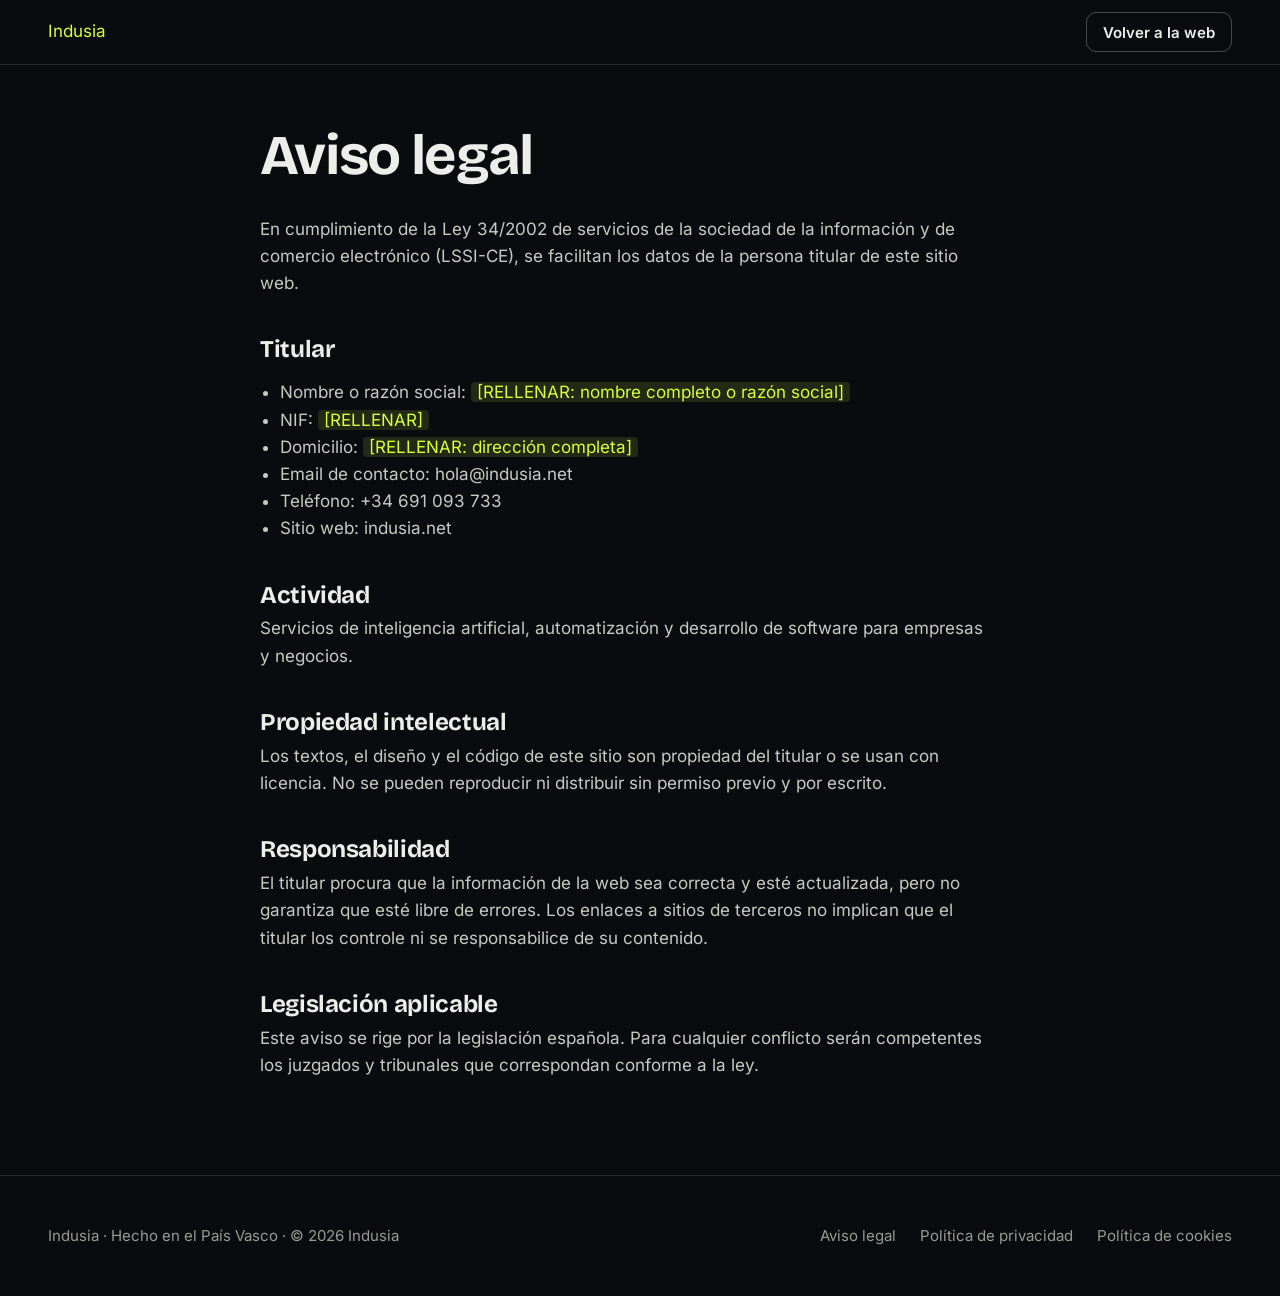
<file: aviso-legal.html>
<!doctype html>
<html lang="es">
<head>
<meta charset="utf-8">
<meta name="viewport" content="width=device-width,initial-scale=1">
<title>Aviso legal | Indusia</title>
<meta name="robots" content="noindex,follow">
<meta name="theme-color" content="#0A0B0F">
<link rel="icon" href="favicon.svg" type="image/svg+xml">
<link rel="preload" href="fonts/bricolage.woff2" as="font" type="font/woff2" crossorigin>
<link rel="stylesheet" href="styles.css">
</head>
<body>
<header class="top"><div class="wrap">
<a class="logo" href="index.html" aria-label="Indusia, volver al inicio"><i aria-hidden="true"></i>Indusia</a>
<a class="btn btn-ghost btn-sm" href="index.html">Volver a la web</a>
</div></header>
<main><div class="wrap legal">
<h1>Aviso legal</h1>

<p>En cumplimiento de la Ley 34/2002 de servicios de la sociedad de la información y de comercio electrónico (LSSI-CE), se facilitan los datos de la persona titular de este sitio web.</p>
<h2>Titular</h2>
<ul>
<li>Nombre o razón social: <span class="todo">[RELLENAR: nombre completo o razón social]</span></li>
<li>NIF: <span class="todo">[RELLENAR]</span></li>
<li>Domicilio: <span class="todo">[RELLENAR: dirección completa]</span></li>
<li>Email de contacto: hola@indusia.net</li>
<li>Teléfono: +34 691 093 733</li>
<li>Sitio web: indusia.net</li>
</ul>
<h2>Actividad</h2>
<p>Servicios de inteligencia artificial, automatización y desarrollo de software para empresas y negocios.</p>
<h2>Propiedad intelectual</h2>
<p>Los textos, el diseño y el código de este sitio son propiedad del titular o se usan con licencia. No se pueden reproducir ni distribuir sin permiso previo y por escrito.</p>
<h2>Responsabilidad</h2>
<p>El titular procura que la información de la web sea correcta y esté actualizada, pero no garantiza que esté libre de errores. Los enlaces a sitios de terceros no implican que el titular los controle ni se responsabilice de su contenido.</p>
<h2>Legislación aplicable</h2>
<p>Este aviso se rige por la legislación española. Para cualquier conflicto serán competentes los juzgados y tribunales que correspondan conforme a la ley.</p>

</div></main>
<footer class="foot"><div class="wrap">
<p>Indusia · Hecho en el País Vasco · © 2026 Indusia</p>
<nav aria-label="Legal"><a href="aviso-legal.html">Aviso legal</a><a href="privacidad.html">Política de privacidad</a><a href="cookies.html">Política de cookies</a></nav>
</div></footer>
</body>
</html>
</file>
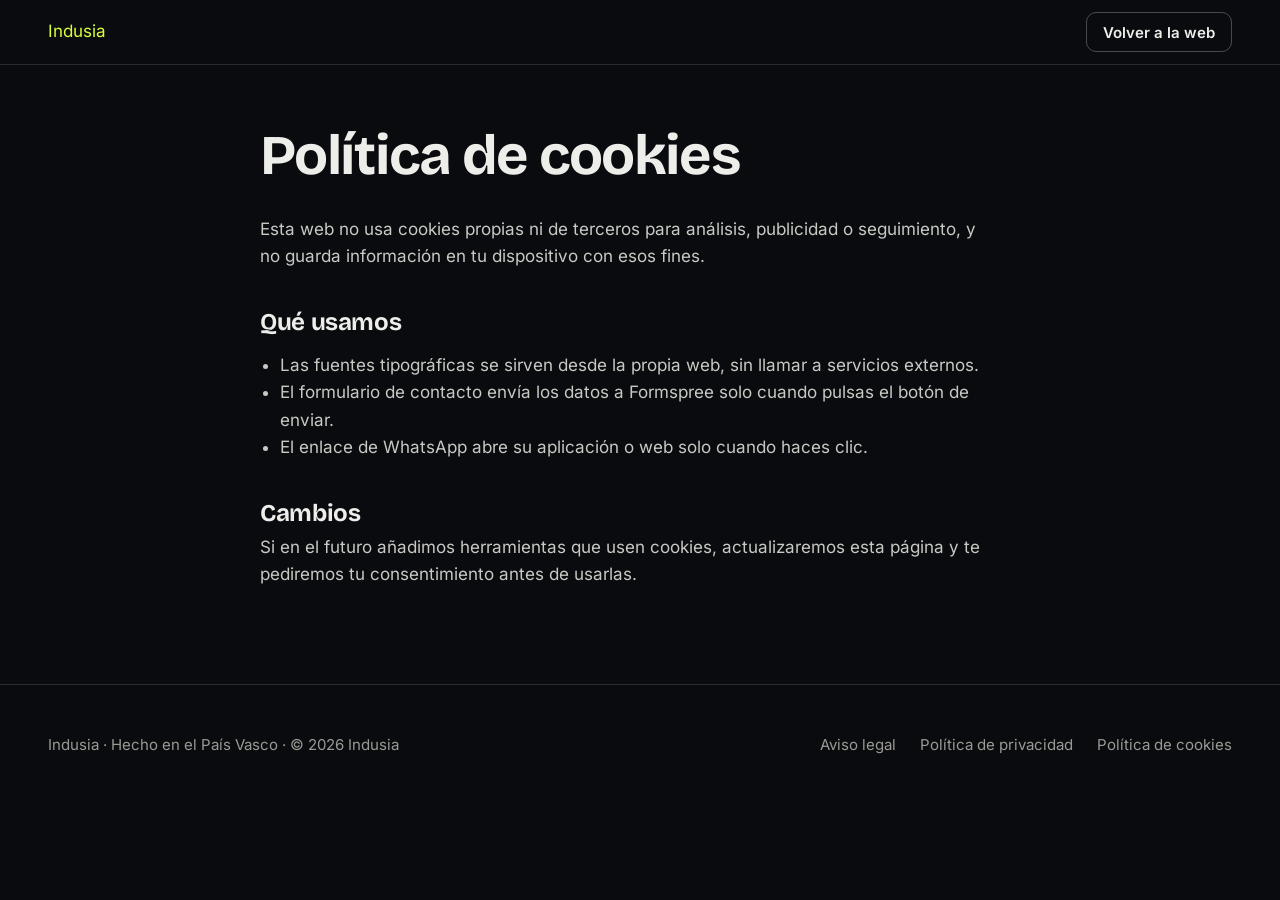
<file: cookies.html>
<!doctype html>
<html lang="es">
<head>
<meta charset="utf-8">
<meta name="viewport" content="width=device-width,initial-scale=1">
<title>Política de cookies | Indusia</title>
<meta name="robots" content="noindex,follow">
<meta name="theme-color" content="#0A0B0F">
<link rel="icon" href="favicon.svg" type="image/svg+xml">
<link rel="preload" href="fonts/bricolage.woff2" as="font" type="font/woff2" crossorigin>
<link rel="stylesheet" href="styles.css">
</head>
<body>
<header class="top"><div class="wrap">
<a class="logo" href="index.html" aria-label="Indusia, volver al inicio"><i aria-hidden="true"></i>Indusia</a>
<a class="btn btn-ghost btn-sm" href="index.html">Volver a la web</a>
</div></header>
<main><div class="wrap legal">
<h1>Política de cookies</h1>

<p>Esta web no usa cookies propias ni de terceros para análisis, publicidad o seguimiento, y no guarda información en tu dispositivo con esos fines.</p>
<h2>Qué usamos</h2>
<ul>
<li>Las fuentes tipográficas se sirven desde la propia web, sin llamar a servicios externos.</li>
<li>El formulario de contacto envía los datos a Formspree solo cuando pulsas el botón de enviar.</li>
<li>El enlace de WhatsApp abre su aplicación o web solo cuando haces clic.</li>
</ul>
<h2>Cambios</h2>
<p>Si en el futuro añadimos herramientas que usen cookies, actualizaremos esta página y te pediremos tu consentimiento antes de usarlas.</p>

</div></main>
<footer class="foot"><div class="wrap">
<p>Indusia · Hecho en el País Vasco · © 2026 Indusia</p>
<nav aria-label="Legal"><a href="aviso-legal.html">Aviso legal</a><a href="privacidad.html">Política de privacidad</a><a href="cookies.html">Política de cookies</a></nav>
</div></footer>
</body>
</html>
</file>
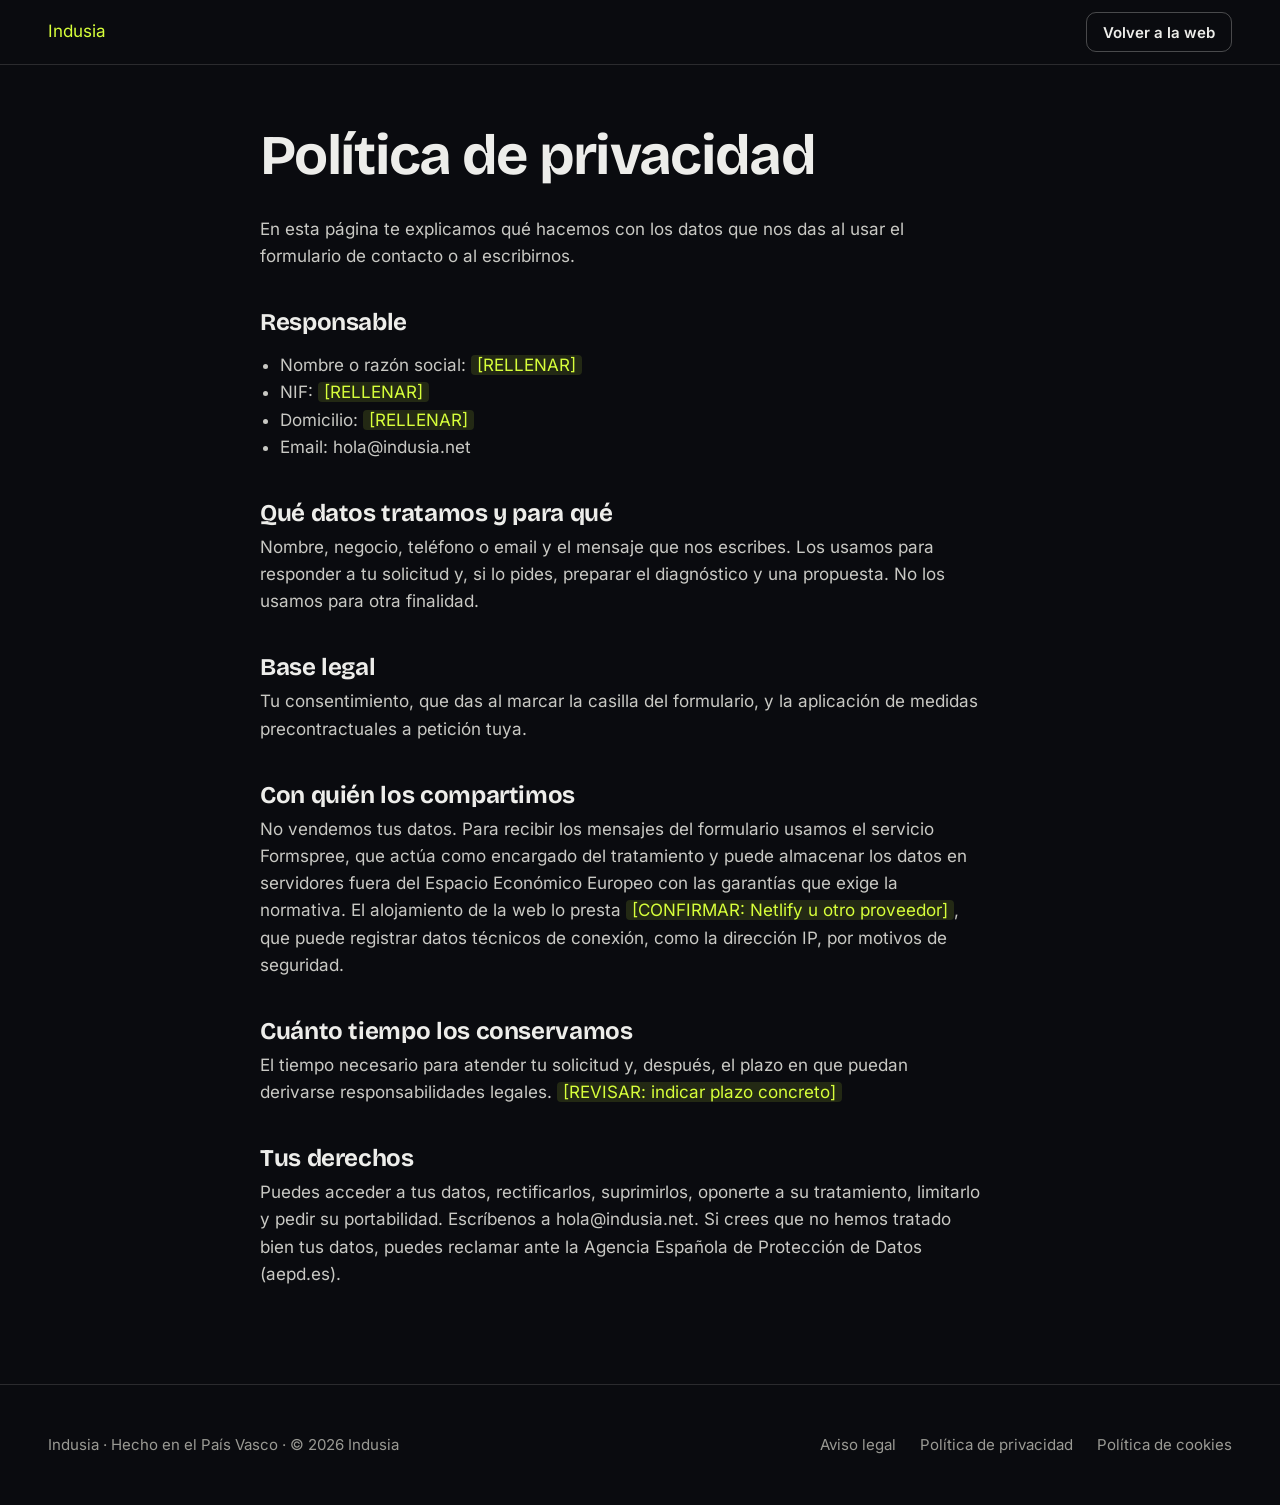
<file: privacidad.html>
<!doctype html>
<html lang="es">
<head>
<meta charset="utf-8">
<meta name="viewport" content="width=device-width,initial-scale=1">
<title>Política de privacidad | Indusia</title>
<meta name="robots" content="noindex,follow">
<meta name="theme-color" content="#0A0B0F">
<link rel="icon" href="favicon.svg" type="image/svg+xml">
<link rel="preload" href="fonts/bricolage.woff2" as="font" type="font/woff2" crossorigin>
<link rel="stylesheet" href="styles.css">
</head>
<body>
<header class="top"><div class="wrap">
<a class="logo" href="index.html" aria-label="Indusia, volver al inicio"><i aria-hidden="true"></i>Indusia</a>
<a class="btn btn-ghost btn-sm" href="index.html">Volver a la web</a>
</div></header>
<main><div class="wrap legal">
<h1>Política de privacidad</h1>

<p>En esta página te explicamos qué hacemos con los datos que nos das al usar el formulario de contacto o al escribirnos.</p>
<h2>Responsable</h2>
<ul>
<li>Nombre o razón social: <span class="todo">[RELLENAR]</span></li>
<li>NIF: <span class="todo">[RELLENAR]</span></li>
<li>Domicilio: <span class="todo">[RELLENAR]</span></li>
<li>Email: hola@indusia.net</li>
</ul>
<h2>Qué datos tratamos y para qué</h2>
<p>Nombre, negocio, teléfono o email y el mensaje que nos escribes. Los usamos para responder a tu solicitud y, si lo pides, preparar el diagnóstico y una propuesta. No los usamos para otra finalidad.</p>
<h2>Base legal</h2>
<p>Tu consentimiento, que das al marcar la casilla del formulario, y la aplicación de medidas precontractuales a petición tuya.</p>
<h2>Con quién los compartimos</h2>
<p>No vendemos tus datos. Para recibir los mensajes del formulario usamos el servicio Formspree, que actúa como encargado del tratamiento y puede almacenar los datos en servidores fuera del Espacio Económico Europeo con las garantías que exige la normativa. El alojamiento de la web lo presta <span class="todo">[CONFIRMAR: Netlify u otro proveedor]</span>, que puede registrar datos técnicos de conexión, como la dirección IP, por motivos de seguridad.</p>
<h2>Cuánto tiempo los conservamos</h2>
<p>El tiempo necesario para atender tu solicitud y, después, el plazo en que puedan derivarse responsabilidades legales. <span class="todo">[REVISAR: indicar plazo concreto]</span></p>
<h2>Tus derechos</h2>
<p>Puedes acceder a tus datos, rectificarlos, suprimirlos, oponerte a su tratamiento, limitarlo y pedir su portabilidad. Escríbenos a hola@indusia.net. Si crees que no hemos tratado bien tus datos, puedes reclamar ante la Agencia Española de Protección de Datos (aepd.es).</p>

</div></main>
<footer class="foot"><div class="wrap">
<p>Indusia · Hecho en el País Vasco · © 2026 Indusia</p>
<nav aria-label="Legal"><a href="aviso-legal.html">Aviso legal</a><a href="privacidad.html">Política de privacidad</a><a href="cookies.html">Política de cookies</a></nav>
</div></footer>
</body>
</html>
</file>
<file: styles.css>
@font-face{font-family:"Bricolage";src:url("fonts/bricolage.woff2") format("woff2");font-weight:200 800;font-display:swap}
@font-face{font-family:"InterV";src:url("fonts/inter.woff2") format("woff2");font-weight:100 900;font-display:swap}

:root{
  --ink:#0A0B0F;
  --ink-2:#12141A;
  --ink-3:#1A1D25;
  --paper:#EDEDEA;
  --mute:#9A9A94;
  --line:rgba(237,237,234,.14);
  --line-2:rgba(237,237,234,.28);
  --lime:#D7FF3A;
  --lime-ink:#0A0B0F;
  --danger:#FF8A7A;
  --s1:8px;--s2:16px;--s3:24px;--s4:32px;--s5:40px;--s6:48px;--s8:64px;--s10:80px;--s12:96px;--s16:128px;
  --gut:16px;
  --display:"Bricolage","Arial Narrow",system-ui,sans-serif;
  --body:"InterV",system-ui,-apple-system,"Segoe UI",sans-serif;
  --ease:cubic-bezier(.16,1,.3,1);
  color-scheme:dark;
}
@media(min-width:720px){:root{--gut:32px}}
@media(min-width:1100px){:root{--gut:48px}}

*,*::before,*::after{box-sizing:border-box}
html{-webkit-text-size-adjust:100%;scrollbar-color:var(--line-2) var(--ink);scrollbar-width:thin}
body{margin:0;background:var(--ink);color:var(--paper);font-family:var(--body);font-size:1.0625rem;line-height:1.6;-webkit-font-smoothing:antialiased;text-rendering:optimizeLegibility}
::selection{background:var(--lime);color:var(--lime-ink)}
::-webkit-scrollbar{width:10px}::-webkit-scrollbar-track{background:var(--ink)}::-webkit-scrollbar-thumb{background:var(--line-2);border-radius:5px}
input,textarea,button{caret-color:var(--lime)}
img,svg{display:block;max-width:100%}
a{color:inherit;text-decoration-color:var(--line-2);text-underline-offset:.22em;text-decoration-thickness:1px}
a:hover{text-decoration-color:var(--lime)}
:focus-visible{outline:2px solid var(--lime);outline-offset:3px;border-radius:4px}
.sr{position:absolute;width:1px;height:1px;overflow:hidden;clip:rect(0 0 0 0);white-space:nowrap}
.skip{position:absolute;left:var(--s2);top:-100px;background:var(--lime);color:var(--lime-ink);padding:var(--s1) var(--s2);border-radius:8px;z-index:100;font-weight:600}
.skip:focus{top:var(--s1)}

h1,h2,h3{font-family:var(--display);font-weight:700;margin:0;text-wrap:balance}
h1{font-size:clamp(2.75rem,8.2vw,6rem);line-height:.98;letter-spacing:-.03em}
h2{font-size:clamp(2rem,5vw,3.75rem);line-height:1.04;letter-spacing:-.025em}
h3{font-size:1.25rem;line-height:1.2;letter-spacing:-.01em;font-weight:600}
p{margin:0}
.wrap{width:min(1200px,100% - 2*var(--gut));margin-inline:auto}
section{scroll-margin-top:72px}
.pad{padding-block:var(--s10)}
@media(min-width:900px){.pad{padding-block:var(--s16)}}
.sec-head{max-width:820px;margin-bottom:var(--s6)}
.sec-head p{margin-top:var(--s3);color:var(--mute);max-width:60ch;font-size:1.125rem}

/* buttons */
.btn{display:inline-flex;align-items:center;justify-content:center;min-height:48px;padding:0 var(--s3);border-radius:10px;font:600 1rem/1 var(--body);text-decoration:none;border:1px solid transparent;cursor:pointer;transition:transform .35s var(--ease),background-color .25s,border-color .25s,color .25s,box-shadow .35s var(--ease)}
.btn:active{transform:scale(.97);transition-duration:.1s}
.btn-primary{background:var(--lime);color:var(--lime-ink)}
.btn-ghost{border-color:var(--line-2);color:var(--paper)}
@media(hover:hover){
  .btn-primary:hover{background:#E4FF6B;transform:translateY(-2px);box-shadow:0 10px 28px -10px rgba(215,255,58,.55)}
  .btn-ghost:hover{border-color:var(--paper);background:rgba(237,237,234,.06);transform:translateY(-2px)}
  .btn:active{transform:scale(.97)}
}
.btn-sm{min-height:40px;padding:0 var(--s2);font-size:.9375rem}

/* header */
.top{position:sticky;top:0;z-index:50;background:var(--ink);border-bottom:1px solid var(--line)}
.top .wrap{display:flex;align-items:center;justify-content:space-between;height:64px;gap:var(--s2)}
.logo{display:inline-flex;align-items:center;color:var(--lime);text-decoration:none}
.logo-svg{height:26px;width:auto}
@media(min-width:560px){.logo-svg{height:30px}}
.nav{display:none;gap:var(--s4);margin-left:auto;margin-right:var(--s3)}
.nav a{font-size:.9375rem;color:var(--mute);text-decoration:none;transition:color .15s}
.nav a:hover{color:var(--paper)}
@media(min-width:1000px){.nav{display:flex}}
.top .btn .long{display:none}
@media(min-width:560px){.top .btn .long{display:inline}.top .btn .short{display:none}}

/* hero: estático por defecto (sin JS o con movimiento reducido) */
.hero{position:relative;padding-block:var(--s8) var(--s10)}
.intro{max-width:760px}
.lead{margin-top:var(--s3);font-size:clamp(1.125rem,2.2vw,1.375rem);line-height:1.5;color:#C9C9C4;max-width:36em}
.cta-row{display:flex;flex-wrap:wrap;gap:var(--s2);margin-top:var(--s4)}
.facts{display:flex;flex-wrap:wrap;gap:var(--s1) var(--s3);list-style:none;padding:0;margin:var(--s4) 0 0;color:var(--mute);font-size:.9375rem}
.facts li{display:flex;align-items:center;gap:var(--s1)}
.facts li::before{content:"";width:6px;height:6px;border-radius:50%;background:var(--lime)}
/* hero cinematográfico: el día pasa de amanecer a noche al hacer scroll (la imagen solo se funde y se acerca) */
.scene,.layer{position:absolute;inset:0}
/* la foto (16:9) cubre la pantalla; el marcador va en % de la foto, así siempre cae encima de la luz del faro */
.frame{position:absolute;left:50%;top:50%;width:max(100%,calc((100svh - 64px) * 16 / 9));aspect-ratio:16/9;transform:translate(-50%,-50%)}
.layer svg,.layer img{display:block;width:100%;height:100%;object-fit:cover}
/* posición de la luz del faro dentro de la foto */
.frame{--lx:49.1%;--ly:35.3%}
.marker{position:absolute;left:var(--lx);top:var(--ly);z-index:2}
.mk-dot{position:absolute;left:-9px;top:-9px;width:18px;height:18px;border-radius:50%;border:2px solid var(--lime)}
.mk-dot::after{content:"";position:absolute;inset:-2px;border-radius:50%;border:2px solid var(--lime);animation:mkp 2.4s ease-out infinite}
@keyframes mkp{from{transform:scale(1);opacity:.9}to{transform:scale(2.6);opacity:0}}
.mk-line{position:absolute;left:8px;top:-1px;width:72px;height:2px;background:var(--lime);transform-origin:0 50%;transform:rotate(-24deg)}
.mk-tag{position:absolute;left:72px;top:-62px;display:flex;align-items:center;gap:10px;padding:8px 14px 8px 10px;background:rgba(10,11,15,.88);border:1px solid var(--lime);border-radius:12px;white-space:nowrap}
.mk-logo{width:30px;height:auto;flex:none}
.mk-tag b{display:block;font:700 1rem/1.1 var(--display);letter-spacing:-.02em;color:var(--paper)}
.mk-tag small{display:block;font-size:.75rem;color:var(--lime);margin-top:2px}
.shade,.ink{position:absolute;inset:0;pointer-events:none}
.sh-l{background:linear-gradient(90deg,rgba(10,11,15,.84) 0%,rgba(10,11,15,.55) 40%,rgba(10,11,15,0) 72%)}
.sh-c{background:radial-gradient(ellipse at 50% 50%,rgba(10,11,15,.72) 0%,rgba(10,11,15,0) 70%);opacity:0}
.ink{background:var(--ink);opacity:0}
.hero .wrap{position:relative;height:100%;display:flex;align-items:center;align-items:safe center}
.hero:not(.is-live) .l-storm{display:none}
.hero.is-live .l-sun{clip-path:circle(var(--r1,0px) at var(--lx) var(--ly))}
.hero:not(.is-live) .scene{overflow:hidden}
.hero:not(.is-live) .stage{min-height:calc(100svh - 64px);display:flex;align-items:center;padding-block:var(--s10)}
.hero:not(.is-live) .wrap{height:auto}
.hero:not(.is-live) .clock,.hero:not(.is-live) .probs,.hero:not(.is-live) .outro,.hero:not(.is-live) .rain,.hero:not(.is-live) .chap,.hero:not(.is-live) .grain,.hero:not(.is-live) .bar{display:none}
/* el título se ajusta al ancho y también al alto de la pantalla, para que nunca se corte */
.hero h1{font-size:clamp(2.5rem,min(6.4vw,9vh),5.25rem)}
.intro{position:relative;z-index:3;max-width:min(560px,100%)}
@media(min-width:900px){.intro{max-width:min(560px,40vw)}}
.hero .lead{max-width:30em}
@media(min-width:900px) and (max-height:800px){
  .hero .facts{display:none}
  .hero .lead{font-size:1.0625rem;margin-top:var(--s2)}
  .hero .cta-row{margin-top:var(--s3)}
}
.clock{pointer-events:none;position:absolute;right:0;top:calc(9% + 16px);z-index:3;margin:0;text-align:right;display:grid;gap:4px;justify-items:end;opacity:0}
.clock b{font:700 clamp(2.25rem,4vw,3.25rem)/1 var(--display);letter-spacing:-.03em;font-variant-numeric:tabular-nums}
.clock .st{font-size:.9375rem;color:var(--paper)}
.clock .ix{display:inline-flex;align-items:center;gap:8px;color:var(--lime);font-weight:600;font-size:.9375rem}
.clock .ix::before{content:"";width:8px;height:8px;border-radius:50%;background:var(--lime);animation:pulse 2s ease-in-out infinite}
@keyframes pulse{50%{opacity:.35}}
.probs{list-style:none;margin:0;padding:0;pointer-events:none}
.prob{position:absolute;z-index:3;display:grid;white-space:nowrap;opacity:0}
.prob>span{grid-area:1/1;padding:8px 14px;border-radius:10px;font-size:.9375rem}
/* el problema forma parte de la tormenta: gris, en la nube; los relámpagos lo iluminan */
.pb{color:rgba(237,237,234,.78);background:rgba(10,11,15,.6);border:1px solid rgba(237,237,234,.16);animation:pbflash 9s linear infinite}
@keyframes pbflash{0%,61%,65%,100%{color:rgba(237,237,234,.78);border-color:rgba(237,237,234,.16)}62%,64%{color:#fff;border-color:rgba(255,255,255,.6)}}
/* la solución, en lima, cuando la luz del faro lo alcanza */
.ok{color:var(--ink);background:var(--lime);font-weight:600;opacity:0;transform:scale(.92)}
.ok i{font-style:normal}
.chap{pointer-events:none;position:absolute;left:0;right:0;bottom:14%;z-index:3;margin:0;text-align:center;font:600 clamp(1.25rem,2.4vw,1.75rem)/1.2 var(--display);letter-spacing:-.02em;color:var(--paper);opacity:0}
.chap b{color:var(--lime)}
/* cine: viñeta, grano y bandas negras */
.vig,.grain,.bar{position:absolute;pointer-events:none}
.vig{inset:0;z-index:1;background:radial-gradient(ellipse at 50% 45%,rgba(0,0,0,0) 55%,rgba(0,0,0,.42) 100%)}
.grain{inset:-50%;z-index:2;background:url(img/grano.png);opacity:.035;will-change:transform;animation:grain .5s steps(4) infinite}
@keyframes grain{25%{transform:translate(-3%,2%)}50%{transform:translate(2%,-3%)}75%{transform:translate(-1%,3%)}}
.bar{left:0;right:0;height:9%;z-index:4;background:#000;transform:scaleY(0)}
.bar-t{top:0;transform-origin:50% 0}.bar-b{bottom:0;transform-origin:50% 100%}
.layer video{position:absolute;inset:0;width:100%;height:100%;object-fit:cover}
.p0{left:66%;top:10%}.p1{left:74%;top:31%}.p2{left:70%;top:46%}.p3{left:82%;top:58%}.p4{left:60%;top:70%}.p5{left:76%;top:80%}
.rain{position:absolute;inset:0;z-index:1;pointer-events:none;opacity:0;overflow:hidden}
.rain::before{content:"";position:absolute;left:-10%;right:-10%;top:-160px;bottom:0;background:repeating-linear-gradient(104deg,rgba(220,228,240,0) 0 22px,rgba(220,228,240,.22) 22px 23px,rgba(220,228,240,0) 23px 46px) 0 0/100% 160px;will-change:transform;animation:rain .45s linear infinite}
.rain.r2::before{top:-110px;background:repeating-linear-gradient(100deg,rgba(220,228,240,0) 0 37px,rgba(220,228,240,.14) 37px 38px,rgba(220,228,240,0) 38px 70px) 0 0/100% 110px;animation:rain2 .7s linear infinite}
@keyframes rain{to{transform:translate3d(-36px,160px,0)}}
@keyframes rain2{to{transform:translate3d(-24px,110px,0)}}
/* onda de luz lima que sale del faro: por donde pasa, sale el sol */
.ring{position:absolute;left:var(--lx);top:var(--ly);width:200px;height:200px;margin:-100px 0 0 -100px;border-radius:50%;z-index:1;pointer-events:none;opacity:0;transform:scale(0);background:radial-gradient(circle closest-side,rgba(215,255,58,0) 58%,rgba(215,255,58,.22) 66%,rgba(255,255,240,.5) 70.5%,rgba(215,255,58,.18) 72.5%,rgba(215,255,58,0) 76%)}
/* la tormenta no está quieta: respira despacio y caen relámpagos */
@keyframes drift{to{transform:scale(1.045) translate(-.6%,.4%)}}
.hero.is-live .l-storm::after{content:"";position:absolute;inset:0;background:#dfe6f2;opacity:0;animation:flash 9s linear infinite}
@keyframes flash{0%,61%,63.5%,65%,100%{opacity:0}62%{opacity:.28}64%{opacity:.18}}
.outro{position:absolute;left:0;right:0;top:50%;z-index:3;text-align:center;opacity:0;visibility:hidden}
.outro p{font:700 clamp(2.25rem,6vw,5rem)/1.02 var(--display);letter-spacing:-.03em;margin:0 auto;max-width:12em;text-wrap:balance}
.outro .sub{font:400 clamp(1.0625rem,1.8vw,1.25rem)/1.5 var(--body);letter-spacing:0;color:#D9D9D4;max-width:34em;margin-top:var(--s3)}
.outro .cta-row{justify-content:center;margin-top:var(--s4)}
.hero.is-live{height:820vh;padding-block:0}
.hero.is-live .stage{position:sticky;top:64px;height:calc(100vh - 64px);height:calc(100svh - 64px);overflow:hidden}
.hero.is-live .scene{will-change:transform;transform-origin:50% 40%}
.hero.is-live .layer{will-change:opacity;overflow:hidden}

@media(max-width:899px){
  .hero.is-live{height:540vh;padding-block:0}
  .hero .wrap{align-items:flex-start}
  .intro{padding-top:var(--s5)}
  .hero h1{font-size:clamp(2.5rem,11.5vw,3.5rem)}
  .hero .lead{font-size:1.0625rem}
  .hero .facts{display:none}
  .sh-l{background:linear-gradient(180deg,rgba(10,11,15,.88) 0%,rgba(10,11,15,.6) 55%,rgba(10,11,15,0) 92%)}
  .clock{top:16px}
  .prob{max-width:calc(50% - 20px);white-space:normal}
  .prob>span{font-size:.75rem;padding:5px 8px}
  .chap{bottom:auto;top:50%;padding-inline:16px;text-shadow:0 2px 12px rgba(0,0,0,.7)}
  .bar{height:6%}
  .p0{left:16px;top:8.5%}.p1{left:auto;right:16px;top:8.5%}.p2{left:16px;top:16%}.p3{left:auto;right:16px;top:16%}.p4{left:16px;top:72%}.p5{left:auto;right:16px;top:72%}
  .clock{top:auto;bottom:calc(6% + 16px);right:16px}
  .mk-line{left:-1px;top:-44px;width:2px;height:34px;transform:none}
  .mk-tag{left:0;top:-92px;transform:translateX(-50%);padding:6px 10px 6px 8px}
  .mk-logo{width:24px}
  .outro{top:46%}
}

/* problema */
.rows{list-style:none;margin:0;padding:0;border-top:1px solid var(--line)}
.rows li{display:grid;gap:var(--s1) var(--s6);padding:var(--s4) 0;border-bottom:1px solid var(--line)}
@media(min-width:800px){.rows li{grid-template-columns:minmax(0,5fr) minmax(0,6fr);align-items:baseline}}
.rows h3{font-size:clamp(1.5rem,3vw,2.125rem);letter-spacing:-.02em;line-height:1.1}
.rows p{color:#C9C9C4;max-width:44ch}
.closer{margin-top:var(--s5);font:600 clamp(1.25rem,2.4vw,1.75rem)/1.25 var(--display);color:var(--lime);letter-spacing:-.01em}

/* servicios */
.svc{border-top:1px solid var(--line)}
.svc details{border-bottom:1px solid var(--line)}
.svc summary{list-style:none;cursor:pointer;display:grid;gap:4px var(--s4);padding:var(--s3) 0;align-items:baseline;grid-template-columns:1fr 32px;position:relative;transition:padding-left .25s var(--ease)}
.svc summary::-webkit-details-marker{display:none}
.svc .nm{font:600 clamp(1.375rem,2.8vw,2rem)/1.1 var(--display);letter-spacing:-.02em;grid-column:1}
.svc .rs{color:var(--mute);font-size:1rem;grid-column:1}
.svc .pl{grid-column:2;grid-row:1 / span 2;align-self:center;justify-self:end;width:32px;height:32px;border-radius:50%;border:1px solid var(--line-2);display:grid;place-items:center;transition:transform .45s var(--ease),background-color .3s,border-color .3s,color .3s}
.svc .pl svg{width:14px;height:14px}
.svc details[open] .pl{transform:rotate(45deg);background:var(--lime);border-color:var(--lime);color:var(--lime-ink)}
.svc summary:hover .nm{color:var(--lime)}
@media(min-width:900px){
  .svc summary{grid-template-columns:minmax(0,5fr) minmax(0,5fr) 32px}
  .svc .nm{grid-column:1}.svc .rs{grid-column:2;grid-row:1}.svc .pl{grid-column:3;grid-row:1}
}
.svc .bd{display:grid;gap:var(--s2) var(--s6);padding:0 0 var(--s4)}
@media(min-width:900px){.svc .bd{grid-template-columns:minmax(0,5fr) minmax(0,5fr) 32px}.svc .bd>div{grid-column:2}}
.svc .bd p{color:#C9C9C4;max-width:52ch}
.svc .bd b{display:block;font-weight:600;color:var(--paper);font-size:.9375rem;margin-bottom:2px}
.svc .bd>div+div{margin-top:var(--s2)}

/* demo */
.demo{display:grid;gap:var(--s5)}
@media(min-width:900px){.demo{grid-template-columns:minmax(0,5fr) minmax(0,6fr);align-items:center;gap:var(--s10)}}
.player{background:var(--ink-2);border:1px solid var(--line);border-radius:16px;padding:var(--s4)}
.wave{display:flex;align-items:center;gap:4px;height:80px}
.wave i{flex:1;max-width:8px;border-radius:4px;background:var(--line-2);height:20%}
.player.has-audio .wave i{background:var(--lime)}
.player .meta{margin-top:var(--s3);color:var(--mute);font-size:.9375rem}
.player audio{width:100%;margin-top:var(--s3);color-scheme:dark}
.player .btn{margin-top:var(--s3)}
.player .none[hidden],.player .yes[hidden]{display:none}

/* casos */
.case{display:grid;gap:var(--s5)}
@media(min-width:900px){.case{grid-template-columns:minmax(0,5fr) minmax(0,6fr);gap:var(--s10)}}
.case h3{font-size:clamp(1.75rem,3.6vw,2.75rem);line-height:1.05;letter-spacing:-.025em}
.case dl{margin:0;display:grid;gap:var(--s4)}
.case dt{font-weight:600;color:var(--lime);font-size:.9375rem;margin-bottom:4px}
.case dd{margin:0;color:#C9C9C4;max-width:52ch}
.ideas{margin-top:var(--s8)}
.ideas h3{margin-bottom:4px}
.ideas>p{color:var(--mute);font-size:.9375rem;margin-bottom:var(--s3)}
.ideas ul{list-style:none;margin:0;padding:0;border-top:1px solid var(--line)}
.ideas li{display:grid;gap:4px var(--s5);padding:var(--s2) 0;border-bottom:1px solid var(--line)}
@media(min-width:800px){.ideas li{grid-template-columns:minmax(0,3fr) minmax(0,8fr)}}
.ideas li strong{font:600 1.125rem/1.3 var(--display)}
.ideas li span{color:#C9C9C4}

/* sectores */
.big{font:600 clamp(1.75rem,4.6vw,3.5rem)/1.12 var(--display);letter-spacing:-.025em;max-width:22em;text-wrap:balance}
.big em{font-style:normal;color:var(--mute)}
.sec-note{margin-top:var(--s4);color:var(--mute);max-width:46ch}

/* cómo trabajamos */
.steps{list-style:none;margin:0;padding:0;display:grid;gap:var(--s5);counter-reset:s}
@media(min-width:900px){.steps{grid-template-columns:repeat(4,1fr);gap:var(--s4)}}
.steps li{position:relative;padding-top:var(--s4);border-top:1px solid var(--line-2);counter-increment:s}
.steps li::before{content:counter(s);position:absolute;top:-1px;left:0;transform:translateY(-50%);width:32px;height:32px;border-radius:50%;background:var(--lime);color:var(--lime-ink);display:grid;place-items:center;font:700 .9375rem/1 var(--display)}
.steps h3{margin-bottom:var(--s1)}
.steps p{color:#C9C9C4;font-size:1rem}

/* por qué */
.why{display:grid;gap:0;border-top:1px solid var(--line)}
@media(min-width:800px){.why{grid-template-columns:1fr 1fr;column-gap:var(--s10)}}
.why div{padding:var(--s4) 0;border-bottom:1px solid var(--line)}
.why h3{font-size:clamp(1.375rem,2.4vw,1.75rem);letter-spacing:-.02em;margin-bottom:var(--s1)}
.why p{color:#C9C9C4;max-width:40ch}

/* faq */
.faq{border-top:1px solid var(--line);max-width:860px}
.faq details{border-bottom:1px solid var(--line)}
.faq summary{list-style:none;cursor:pointer;padding:var(--s3) 0;display:flex;align-items:center;justify-content:space-between;gap:var(--s3);font:600 clamp(1.125rem,2vw,1.375rem)/1.25 var(--display);letter-spacing:-.01em}
.faq summary::-webkit-details-marker{display:none}
.faq summary svg{flex:none;width:14px;height:14px;transition:transform .45s var(--ease),color .3s}
.faq details[open] summary svg{transform:rotate(45deg);color:var(--lime)}
.faq summary:hover{color:var(--lime)}
.faq p{padding:0 0 var(--s3);color:#C9C9C4;max-width:60ch}

/* contacto */
.contact{display:grid;gap:var(--s6)}
@media(min-width:900px){.contact{grid-template-columns:minmax(0,5fr) minmax(0,6fr);gap:var(--s10)}}
.direct{margin-top:var(--s5);display:grid;gap:var(--s2)}
.direct a{font:600 1.25rem/1.3 var(--display);letter-spacing:-.01em}
.direct small{display:block;font:400 .9375rem/1.4 var(--body);color:var(--mute);margin-bottom:2px}
form{display:grid;gap:var(--s3);background:var(--ink-2);border:1px solid var(--line);border-radius:16px;padding:var(--s3)}
@media(min-width:720px){form{padding:var(--s5)}}
label{display:block;font-size:.9375rem;font-weight:500;margin-bottom:6px}
input[type=text],input[type=email],textarea{width:100%;min-height:48px;padding:12px 14px;border-radius:10px;border:1px solid var(--line-2);background:var(--ink);color:var(--paper);font:400 1rem/1.4 var(--body);transition:border-color .15s}
textarea{min-height:120px;resize:vertical}
input::placeholder,textarea::placeholder{color:#74746f}
input:hover,textarea:hover{border-color:var(--mute)}
input:focus-visible,textarea:focus-visible{outline:2px solid var(--lime);outline-offset:1px;border-color:var(--lime)}
.chk{display:flex;gap:12px;align-items:flex-start;font-size:.9375rem;color:#C9C9C4}
.chk input{flex:none;width:20px;height:20px;margin:2px 0 0;accent-color:var(--lime)}
.hp{position:absolute;left:-9999px;width:1px;height:1px;overflow:hidden}
.msg{min-height:1.5em;font-size:.9375rem}
.msg.ok{color:var(--lime)}.msg.err{color:var(--danger)}
form .btn{width:100%}
[aria-invalid=true]{border-color:var(--danger)!important}

/* footer */
.foot{border-top:1px solid var(--line);padding-block:var(--s6);color:var(--mute);font-size:.9375rem}
.foot .wrap{display:flex;flex-wrap:wrap;gap:var(--s2) var(--s5);justify-content:space-between;align-items:center}
.foot nav{display:flex;flex-wrap:wrap;gap:var(--s1) var(--s3)}
.foot a{text-decoration:none}.foot a:hover{color:var(--paper)}

/* legales */
.legal{padding-block:var(--s8) var(--s12);max-width:760px}
.legal h1{font-size:clamp(2.25rem,6vw,3.5rem);margin-bottom:var(--s4)}
.legal h2{font-size:1.5rem;margin:var(--s5) 0 var(--s1);letter-spacing:-.015em}
.legal p,.legal li{color:#C9C9C4;max-width:66ch}
.legal ul{padding-left:1.2em}
.legal .todo{background:rgba(215,255,58,.12);color:var(--lime);padding:0 6px;border-radius:4px}


/* antes y después */
.ba{border-top:1px solid var(--line)}
.ba .head{display:none}
.ba .row{display:grid;gap:var(--s1) var(--s5);padding:var(--s3) 0;border-bottom:1px solid var(--line)}
.ba time{font:700 1.375rem/1 var(--display);color:var(--mute);font-variant-numeric:tabular-nums;letter-spacing:-.01em}
.ba .no,.ba .yes{max-width:46ch}
.ba .no{color:#B8B8B3}
.ba .yes{color:var(--paper)}
.ba .no::before,.ba .yes::before{display:block;font-size:.8125rem;font-weight:600;margin-bottom:2px}
.ba .no::before{content:"Sin Indusia";color:var(--danger)}
.ba .yes::before{content:"Con Indusia";color:var(--lime)}
@media(min-width:800px){
  .ba .head,.ba .row{grid-template-columns:96px minmax(0,1fr) minmax(0,1fr)}
  .ba .head{display:grid;padding:var(--s2) 0;border-bottom:1px solid var(--line);font-weight:600;font-size:.9375rem}
  .ba .head span:nth-child(2){color:var(--danger)}.ba .head span:nth-child(3){color:var(--lime)}
  .ba .no::before,.ba .yes::before{display:none}
}

/* sectores */
.sect{display:grid;gap:var(--s5)}
@media(min-width:1000px){.sect{grid-template-columns:minmax(0,6fr) minmax(0,5fr);gap:var(--s8);align-items:start}}
.pills{display:flex;flex-wrap:wrap;gap:8px;list-style:none;margin:0;padding:0}
.pills button{font:500 .9375rem/1 var(--body);min-height:40px;padding:0 14px;border-radius:999px;border:1px solid var(--line-2);background:transparent;color:var(--paper);cursor:pointer;transition:background-color .15s,border-color .15s,color .15s,transform .15s var(--ease)}
.pills button:hover{border-color:var(--paper)}
.pills button:active{transform:scale(.97)}
.pills button[aria-pressed=true]{background:var(--lime);color:var(--lime-ink);border-color:var(--lime)}
.sp{background:var(--ink-2);border:1px solid var(--line);border-radius:16px;padding:var(--s4)}
@media(min-width:1000px) and (min-height:860px){.sp{position:sticky;top:88px}}
.sp{scroll-margin-top:80px}
.sp-l{color:#C9C9C4;margin-top:var(--s1)}
.sp-g{display:grid;gap:var(--s3);margin-top:var(--s3)}
.sp h4{font:600 .9375rem/1.3 var(--body);color:var(--lime);margin:0 0 8px}
.sp-g ul{list-style:none;margin:0;padding:0;display:grid;gap:6px}
.sp-g li{position:relative;padding-left:18px;color:#DADAD5;font-size:.9375rem;line-height:1.45}
.sp-g li::before{content:"";position:absolute;left:0;top:.6em;width:8px;height:2px;background:var(--lime)}
.sp-x{margin-top:var(--s3);padding-top:var(--s3);border-top:1px solid var(--line)}
.sp-x h4{color:var(--paper)}
.chips{list-style:none;margin:0;padding:0;display:flex;flex-wrap:wrap;gap:6px}
.chips li{font-size:.8125rem;padding:5px 10px;border-radius:999px;border:1px solid var(--line-2);color:#C9C9C4}
.sp-cta{display:flex;flex-wrap:wrap;gap:var(--s1);margin-top:var(--s3)}
.sp-cta .btn{margin:0}
.sp-back{display:inline-block;margin-top:var(--s2);color:var(--mute);font-size:.875rem}
@media(min-width:1000px){.sp-back{display:none}}
.sp h3{font-size:clamp(1.5rem,3vw,2rem);letter-spacing:-.02em;line-height:1.1}
.sp .note{margin-top:var(--s3);font-size:.875rem;color:var(--mute)}
.sp .btn{margin-top:var(--s3)}
.sp.swap h3,.sp.swap .sp-l,.sp.swap .sp-g{animation:fadeup .35s var(--ease)}
@keyframes fadeup{from{opacity:0;transform:translateY(8px)}to{opacity:1;transform:none}}

/* calculadora */
.calc{display:grid;gap:var(--s5)}
@media(min-width:1000px){.calc{grid-template-columns:minmax(0,6fr) minmax(0,5fr);gap:var(--s8);align-items:start}}
.ctrls{display:grid;gap:var(--s4)}
.ctrl .top2{display:flex;justify-content:space-between;align-items:baseline;gap:var(--s2);margin-bottom:8px}
.ctrl label{margin:0;font-size:1rem;font-weight:500}
.ctrl output{font:700 1.25rem/1 var(--display);color:var(--lime);font-variant-numeric:tabular-nums;white-space:nowrap}
.ctrl input[type=range]{width:100%;accent-color:var(--lime);height:32px;margin:0;cursor:pointer}
.ctrl small{display:block;color:var(--mute);font-size:.8125rem;line-height:1.45;margin-top:2px;max-width:52ch}
.ctrl.biz label{display:block;margin-bottom:8px}
.ctrl select{width:100%;min-height:48px;padding:0 40px 0 14px;border-radius:10px;border:1px solid var(--line-2);background:var(--ink-2) url("data:image/svg+xml,%3Csvg xmlns='http://www.w3.org/2000/svg' viewBox='0 0 14 14' fill='none' stroke='%23D7FF3A' stroke-width='1.8' stroke-linecap='round'%3E%3Cpath d='M3 5l4 4 4-4'/%3E%3C/svg%3E") no-repeat right 14px center/14px;color:var(--paper);font:500 1rem/1 var(--body);appearance:none;cursor:pointer;margin-bottom:6px}
.ctrl select:focus-visible{outline:2px solid var(--lime);outline-offset:2px}
.res .r-s{color:#DADAD5;margin:0 0 var(--s3)}
.how{border-top:1px solid var(--line);padding-top:var(--s3);display:grid;gap:var(--s2)}
.how h4{font:600 .9375rem/1.3 var(--body);color:var(--paper);margin:0}
.how .ln b{display:block;font-weight:600;font-size:.875rem;color:var(--lime);margin-bottom:2px}
.how .ln p{margin:0;font-size:.875rem;color:#C9C9C4;font-variant-numeric:tabular-nums}
.how .eq{color:var(--paper)!important;font-weight:600}
.res{background:var(--ink-2);border:1px solid var(--line);border-radius:16px;padding:var(--s4)}
@media(min-width:1000px){.res{position:sticky;top:88px}}
.res .k{color:var(--mute);font-size:.9375rem}
.res .n{font:700 clamp(2.5rem,6vw,4.25rem)/1 var(--display);letter-spacing:-.03em;color:var(--lime);margin:var(--s1) 0 var(--s3);font-variant-numeric:tabular-nums}
.res .note{margin-top:var(--s3);font-size:.875rem;color:var(--mute)}
.res .btn{margin-top:var(--s3);width:100%}

/* herramientas */
.big.small{font-size:clamp(1.5rem,3.6vw,2.5rem);max-width:26em}

@media(prefers-reduced-motion:reduce){
  html{scroll-behavior:auto}
  *,*::before,*::after{animation:none!important;transition:none!important}
}

/* franja con todos los servicios */
.mq{border-block:1px solid var(--line);padding-block:var(--s2);overflow:hidden;display:grid;gap:var(--s1);background:var(--ink)}
.mq-row{display:flex;width:max-content;animation:mq 80s linear infinite}
.mq-row.rev{animation-direction:reverse;animation-duration:95s}
.mq ul{display:flex;list-style:none;margin:0;padding:0}
.mq li{display:flex;align-items:center;font:600 clamp(1.125rem,2vw,1.5rem)/1.2 var(--display);letter-spacing:-.01em;white-space:nowrap;color:var(--paper)}
.mq-row.rev li{color:var(--mute)}
.mq li::after{content:"";width:8px;height:8px;border-radius:50%;background:var(--lime);margin-inline:var(--s3)}
@keyframes mq{to{transform:translateX(-50%)}}

/* pestañas de servicios */
.tabs{display:none}
.has-tabs .tabs{display:flex;flex-wrap:wrap;gap:8px;margin-bottom:var(--s4)}
.tabs button{font:500 .9375rem/1 var(--body);min-height:44px;padding:0 16px;border-radius:999px;border:1px solid var(--line-2);background:transparent;color:var(--paper);cursor:pointer;display:inline-flex;align-items:center;gap:8px;transition:background-color .3s,border-color .3s,color .3s,transform .35s var(--ease)}
.tabs button:active{transform:scale(.96);transition-duration:.1s}
.tabs button span{font-size:.8125rem;color:var(--mute);font-variant-numeric:tabular-nums}
.tabs button:hover{border-color:var(--paper)}
.tabs button[aria-selected=true]{background:var(--lime);border-color:var(--lime);color:var(--lime-ink)}
.tabs button[aria-selected=true] span{color:var(--lime-ink);opacity:.7}
.svc-h{font:600 1rem/1.3 var(--body);color:var(--lime);padding:var(--s4) 0 var(--s1)}
.has-tabs .svc-h{position:absolute;width:1px;height:1px;overflow:hidden;clip:rect(0 0 0 0)}
.svc-cat:not([hidden]){animation:fadeup .3s var(--ease)}

/* pie con logo */
.foot-brand{display:flex;flex-wrap:wrap;align-items:center;gap:var(--s2)}
.foot-logo{color:var(--lime);display:inline-flex}
.foot-logo .logo-svg{height:22px}

/* ---------- movimiento al hacer scroll (solo con JS y sin movimiento reducido) ---------- */
main,.foot{overflow-x:clip}
.progress{position:fixed;left:0;right:0;top:63px;height:2px;background:var(--lime);transform:scaleX(0);transform-origin:0 50%;z-index:60;pointer-events:none;box-shadow:0 0 12px rgba(215,255,58,.6)}
.motion .rv{opacity:0;transition:opacity .7s var(--ease) var(--rdl,0s),translate 1s var(--ease) var(--rdl,0s),scale .9s var(--ease) var(--rdl,0s),filter .9s var(--ease) var(--rdl,0s)}
.motion .rv-up{translate:0 56px}
.motion .rv-l{translate:-96px 0}
.motion .rv-r{translate:96px 0}
.motion .rv-pop{scale:.55;filter:blur(6px)}
.motion .rv.in{opacity:1;translate:0 0;scale:1;filter:none}
.motion .rv-words .w{display:inline-block;overflow:hidden;vertical-align:top;padding-bottom:.1em;margin-bottom:-.1em}
.motion .rv-words .w>span{display:inline-block;translate:0 110%;rotate:6deg;transform-origin:0 100%;transition:translate 1s var(--ease),rotate 1s var(--ease);transition-delay:calc(var(--wi) * 70ms)}
.motion .rv-words.in .w>span{translate:0 0;rotate:0deg}
.motion .sec-head{transform:translate3d(0,var(--py,0px),0)}
.motion .lw{transition:opacity .25s linear;opacity:.16}
.motion .mq ul{transform:skewX(calc(var(--vel,0) * -14deg));transition:transform .3s var(--ease)}
.steps li::after{content:"";position:absolute;top:-1px;left:0;right:0;height:2px;background:var(--lime);transform:scaleX(1);transform-origin:0 50%}
.motion .steps li::after{transform:scaleX(0);transition:transform 1.2s var(--ease) calc(var(--rdl,0s) + .2s)}
.motion .steps li.in::after{transform:scaleX(1)}
.motion .steps li::before{z-index:1;transition:scale .6s var(--ease) calc(var(--rdl,0s) + .5s);scale:0}
.motion .steps li.in::before{scale:1}

@media (prefers-reduced-motion:reduce){
  .mq-row,.svc-cat{animation:none!important}
  .mq-row{width:auto;flex-wrap:wrap}.mq-row ul+ul{display:none}.mq ul{flex-wrap:wrap;padding-inline:var(--gut)}
}

.hero.off *,.hero.off *::before,.hero.off *::after{animation-play-state:paused!important}
.gl-scene{position:absolute;inset:0;width:100%;height:100%;display:block}
.hero.gl .ring{display:none}
.hero.gl .l-sun{clip-path:none!important}

/* ---------- Móvil ---------- */
/* botón flotante de WhatsApp (en lima, el único acento de la web) */
.wa-fab{position:fixed;right:max(16px,env(safe-area-inset-right,0px));bottom:calc(16px + env(safe-area-inset-bottom,0px));z-index:60;width:56px;height:56px;border-radius:50%;display:grid;place-items:center;background:var(--lime);color:var(--lime-ink);box-shadow:0 8px 24px rgba(0,0,0,.45);opacity:0;transform:translateY(16px) scale(.9);pointer-events:none;transition:opacity .25s var(--ease),transform .25s var(--ease)}
.wa-fab svg{width:28px;height:28px}
.wa-fab.show{opacity:1;transform:none;pointer-events:auto}
.wa-fab:active{transform:scale(.94)}
.wa-fab:focus-visible{outline:2px solid var(--paper);outline-offset:3px}
@media(max-width:899px){
  /* menos aire entre secciones */
  .pad{padding-block:var(--s8)}
  .sec-head{margin-bottom:var(--s5)}
  /* sectores en una fila que se desliza con el dedo */
  .pills{flex-wrap:nowrap;overflow-x:auto;scroll-snap-type:x proximity;margin-inline:calc(-1 * var(--gut));padding:4px var(--gut) 12px;scrollbar-width:none;-webkit-overflow-scrolling:touch}
  .pills::-webkit-scrollbar{display:none}
  .pills li{flex:none;scroll-snap-align:center}
  .pills button{white-space:nowrap}
}

/* desplegables: al cerrar, el + vuelve a su sitio desde el primer momento */
.svc details.closing .pl{transform:none;background:transparent;border-color:var(--line-2);color:inherit}
.faq details.closing summary svg{transform:none;color:inherit}
.faq summary,.svc summary{-webkit-tap-highlight-color:transparent}
/* velo del salto entre secciones lejanas (por debajo de la cabecera) */
.jump-veil{position:fixed;inset:0;z-index:45;background:var(--ink);opacity:0;pointer-events:none}
</file>
